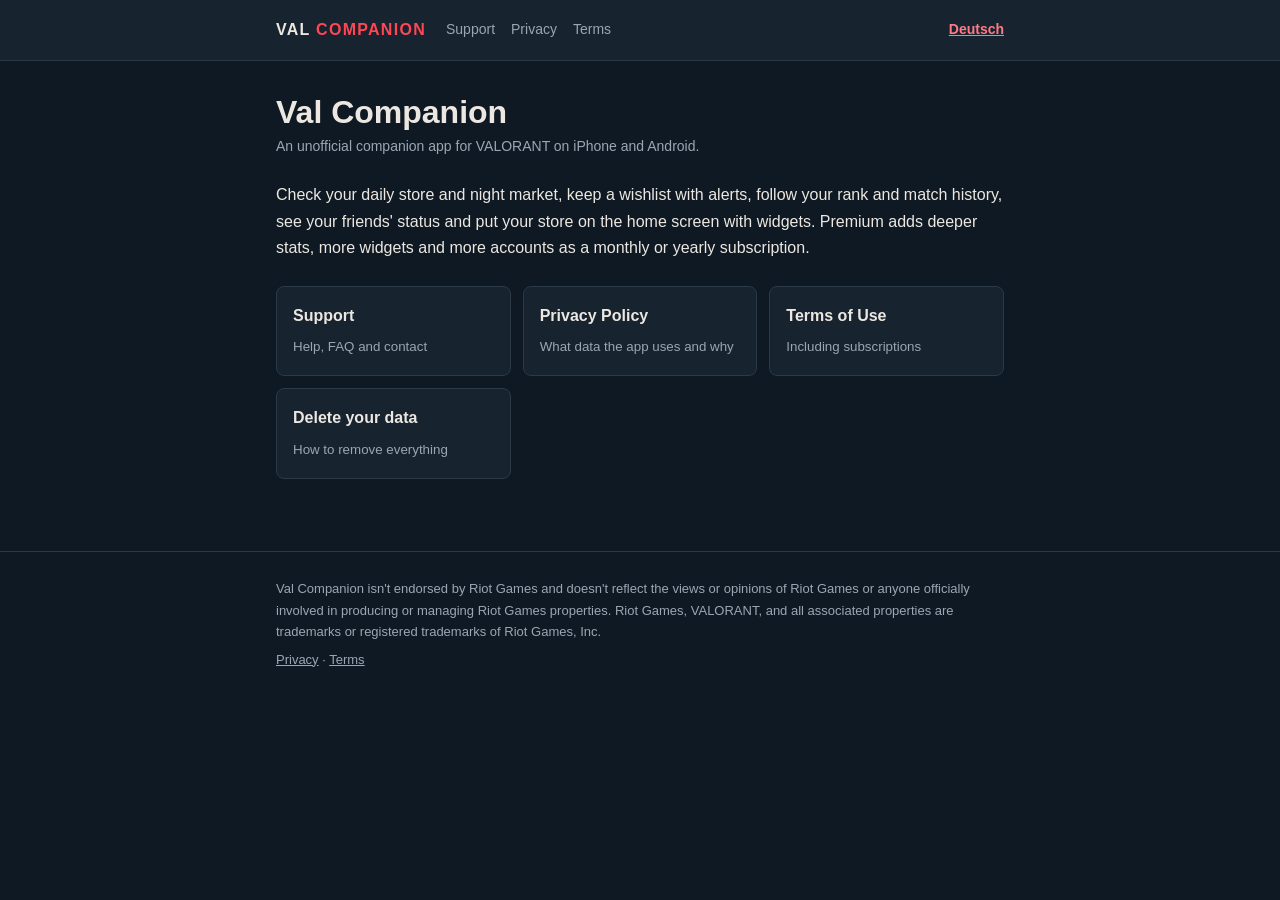
<file: index.html>
<!doctype html>
<html lang="en">
<head>
<meta charset="utf-8">
<meta name="viewport" content="width=device-width, initial-scale=1">
<title>Val Companion</title>
<meta name="description" content="Val Companion – an unofficial companion app for VALORANT. Support, privacy policy and terms of use.">
<link rel="stylesheet" href="style.css">
<link rel="alternate" hreflang="de" href="de/">
</head>
<body>
<header><div class="bar">
  <a class="brand" href="./">Val <span>Companion</span></a>
  <nav>
    <a href="support.html">Support</a>
    <a href="privacy.html">Privacy</a>
    <a href="terms.html">Terms</a>
  </nav>
  <a class="lang" href="de/" hreflang="de" lang="de">Deutsch</a>
</div></header>

<main>
<h1>Val Companion</h1>
<p class="updated">An unofficial companion app for VALORANT on iPhone and Android.</p>

<p>Check your daily store and night market, keep a wishlist with alerts, follow your rank and
match history, see your friends' status and put your store on the home screen with widgets.
Premium adds deeper stats, more widgets and more accounts as a monthly or yearly subscription.</p>

<div class="cards">
  <a href="support.html"><strong>Support</strong><small>Help, FAQ and contact</small></a>
  <a href="privacy.html"><strong>Privacy Policy</strong><small>What data the app uses and why</small></a>
  <a href="terms.html"><strong>Terms of Use</strong><small>Including subscriptions</small></a>
  <a href="delete-data.html"><strong>Delete your data</strong><small>How to remove everything</small></a>
</div>
</main>

<footer><div>
  <p>Val Companion isn't endorsed by Riot Games and doesn't reflect the views or opinions of Riot Games or anyone officially involved in producing or managing Riot Games properties. Riot Games, VALORANT, and all associated properties are trademarks or registered trademarks of Riot Games, Inc.</p>
  <p><a href="privacy.html">Privacy</a> · <a href="terms.html">Terms</a></p>
</div></footer>
</body>
</html>
</file>
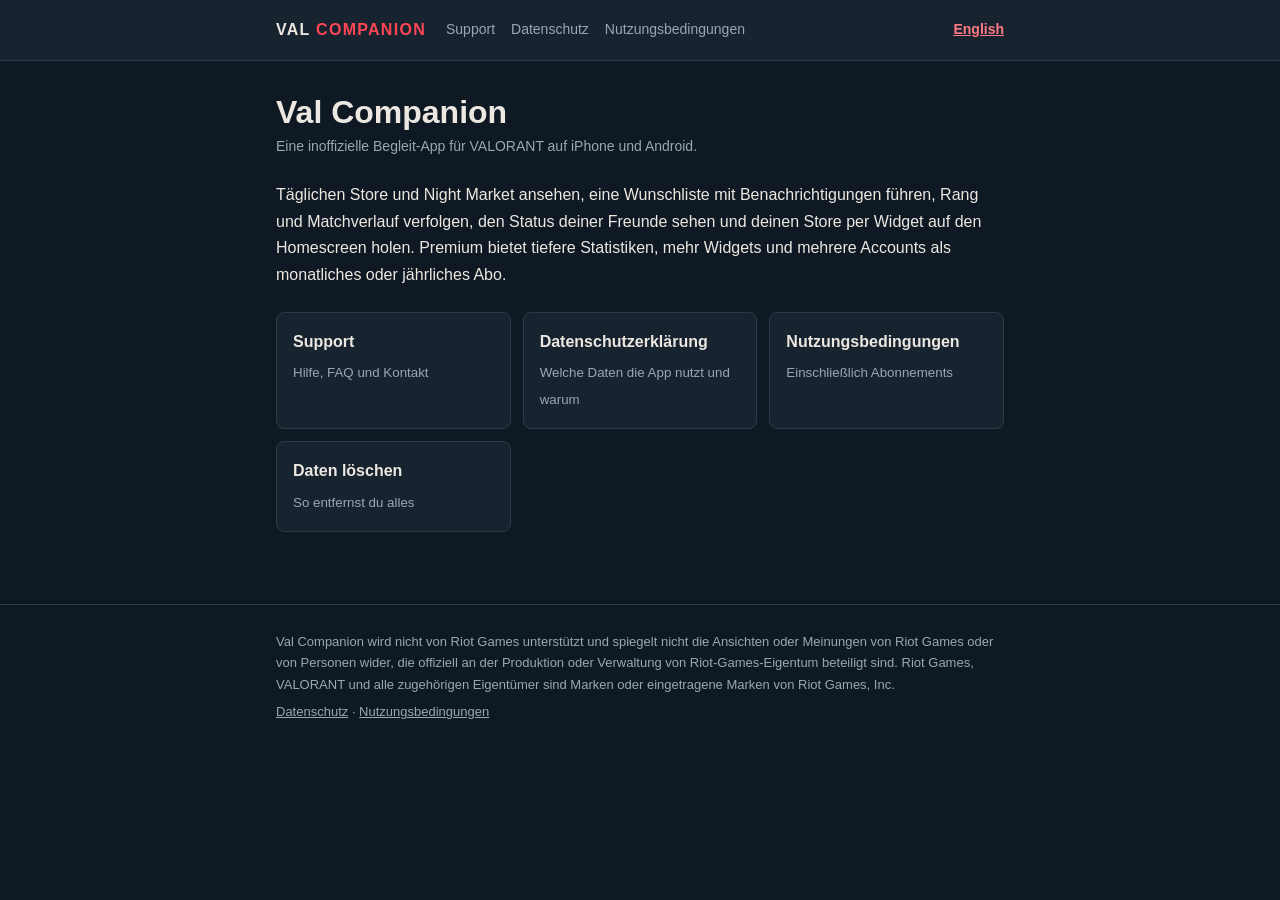
<file: de/index.html>
<!doctype html>
<html lang="de">
<head>
<meta charset="utf-8">
<meta name="viewport" content="width=device-width, initial-scale=1">
<title>Val Companion</title>
<meta name="description" content="Val Companion – eine inoffizielle Begleit-App für VALORANT. Support, Datenschutzerklärung und Nutzungsbedingungen.">
<link rel="stylesheet" href="../style.css">
<link rel="alternate" hreflang="en" href="../">
</head>
<body>
<header><div class="bar">
  <a class="brand" href="./">Val <span>Companion</span></a>
  <nav>
    <a href="support.html">Support</a>
    <a href="datenschutz.html">Datenschutz</a>
    <a href="nutzungsbedingungen.html">Nutzungsbedingungen</a>
  </nav>
  <a class="lang" href="../" hreflang="en" lang="en">English</a>
</div></header>

<main>
<h1>Val Companion</h1>
<p class="updated">Eine inoffizielle Begleit-App für VALORANT auf iPhone und Android.</p>

<p>Täglichen Store und Night Market ansehen, eine Wunschliste mit Benachrichtigungen führen,
Rang und Matchverlauf verfolgen, den Status deiner Freunde sehen und deinen Store per Widget auf
den Homescreen holen. Premium bietet tiefere Statistiken, mehr Widgets und mehrere Accounts als
monatliches oder jährliches Abo.</p>

<div class="cards">
  <a href="support.html"><strong>Support</strong><small>Hilfe, FAQ und Kontakt</small></a>
  <a href="datenschutz.html"><strong>Datenschutzerklärung</strong><small>Welche Daten die App nutzt und warum</small></a>
  <a href="nutzungsbedingungen.html"><strong>Nutzungsbedingungen</strong><small>Einschließlich Abonnements</small></a>
  <a href="daten-loeschen.html"><strong>Daten löschen</strong><small>So entfernst du alles</small></a>
</div>
</main>

<footer><div>
  <p>Val Companion wird nicht von Riot Games unterstützt und spiegelt nicht die Ansichten oder Meinungen von Riot Games oder von Personen wider, die offiziell an der Produktion oder Verwaltung von Riot-Games-Eigentum beteiligt sind. Riot Games, VALORANT und alle zugehörigen Eigentümer sind Marken oder eingetragene Marken von Riot Games, Inc.</p>
  <p><a href="datenschutz.html">Datenschutz</a> · <a href="nutzungsbedingungen.html">Nutzungsbedingungen</a></p>
</div></footer>
</body>
</html>
</file>
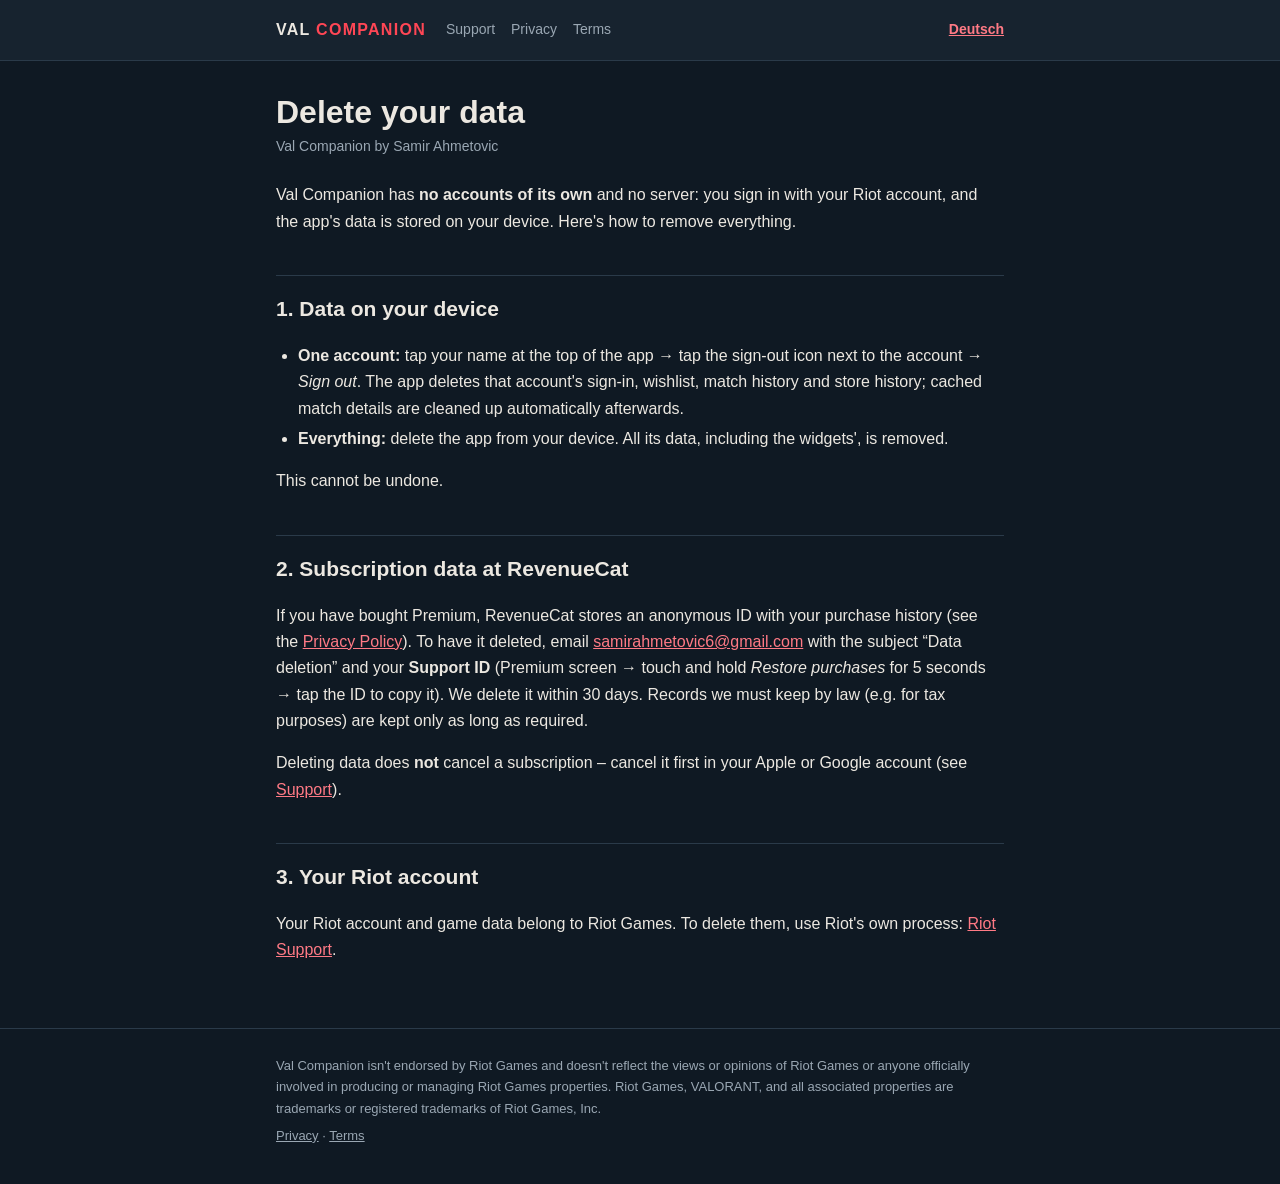
<file: delete-data.html>
<!doctype html>
<html lang="en">
<head>
<meta charset="utf-8">
<meta name="viewport" content="width=device-width, initial-scale=1">
<title>Delete Your Data – Val Companion</title>
<link rel="stylesheet" href="style.css">
<link rel="alternate" hreflang="de" href="de/daten-loeschen.html">
</head>
<body>
<header><div class="bar">
  <a class="brand" href="./">Val <span>Companion</span></a>
  <nav>
    <a href="support.html">Support</a>
    <a href="privacy.html">Privacy</a>
    <a href="terms.html">Terms</a>
  </nav>
  <a class="lang" href="de/daten-loeschen.html" hreflang="de" lang="de">Deutsch</a>
</div></header>

<main>
<h1>Delete your data</h1>
<p class="updated">Val Companion by Samir Ahmetovic</p>

<p>Val Companion has <strong>no accounts of its own</strong> and no server: you sign in with your Riot account, and the app's data
is stored on your device. Here's how to remove everything.</p>

<h2>1. Data on your device</h2>
<ul>
  <li><strong>One account:</strong> tap your name at the top of the app → tap the sign-out icon next to the account → <em>Sign out</em>.
      The app deletes that account's sign-in, wishlist, match history and store history; cached match details are cleaned up
      automatically afterwards.</li>
  <li><strong>Everything:</strong> delete the app from your device. All its data, including the widgets', is removed.</li>
</ul>
<p>This cannot be undone.</p>

<h2>2. Subscription data at RevenueCat</h2>
<p>If you have bought Premium, RevenueCat stores an anonymous ID with your purchase history (see the
<a href="privacy.html">Privacy Policy</a>). To have it deleted, email
<a href="mailto:samirahmetovic6@gmail.com?subject=Val%20Companion%20data%20deletion">samirahmetovic6@gmail.com</a>
with the subject “Data deletion” and your <strong>Support ID</strong> (Premium screen → touch and hold
<em>Restore purchases</em> for 5 seconds → tap the ID to copy it). We delete it within 30 days. Records we must keep
by law (e.g. for tax purposes) are kept only as long as required.</p>
<p>Deleting data does <strong>not</strong> cancel a subscription – cancel it first in your Apple or Google account
(see <a href="support.html">Support</a>).</p>

<h2>3. Your Riot account</h2>
<p>Your Riot account and game data belong to Riot Games. To delete them, use Riot's own process:
<a href="https://support-valorant.riotgames.com/" rel="noopener">Riot Support</a>.</p>
</main>

<footer><div>
  <p>Val Companion isn't endorsed by Riot Games and doesn't reflect the views or opinions of Riot Games or anyone officially involved in producing or managing Riot Games properties. Riot Games, VALORANT, and all associated properties are trademarks or registered trademarks of Riot Games, Inc.</p>
  <p><a href="privacy.html">Privacy</a> · <a href="terms.html">Terms</a></p>
</div></footer>
</body>
</html>
</file>
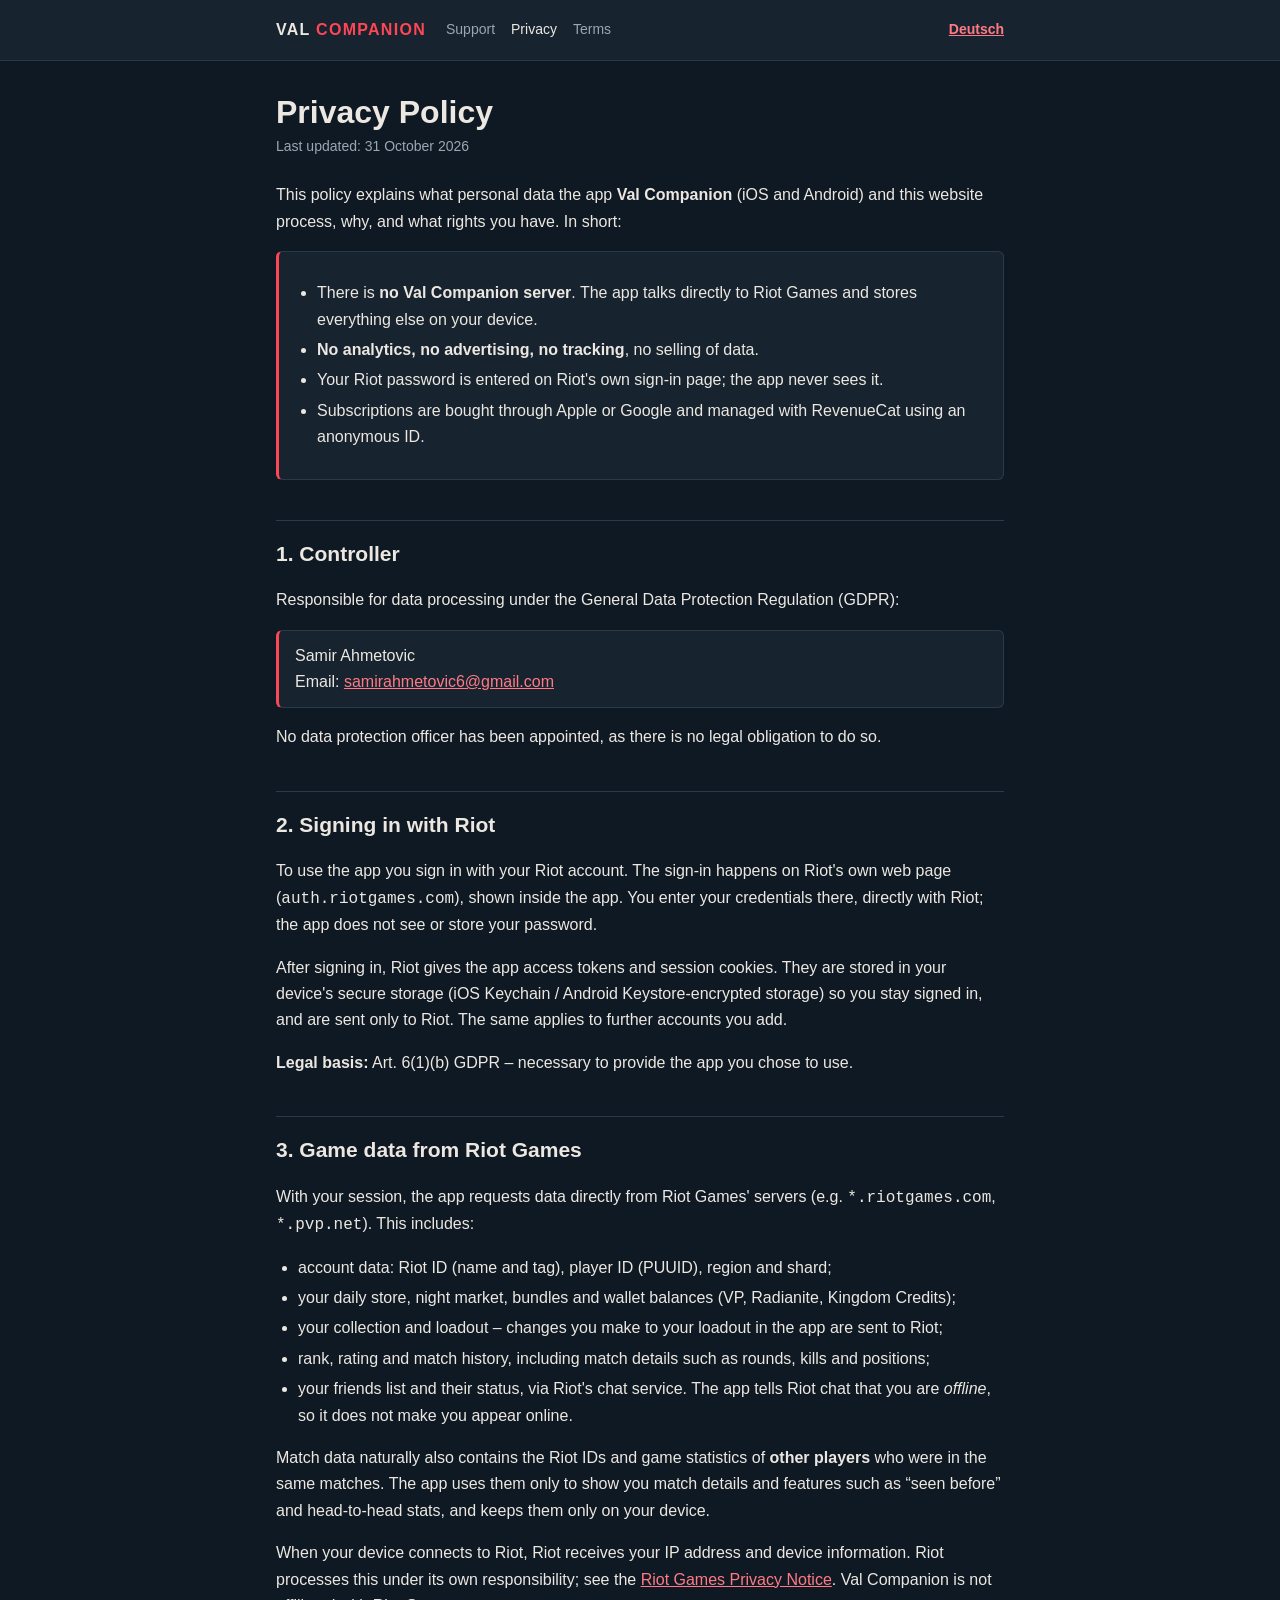
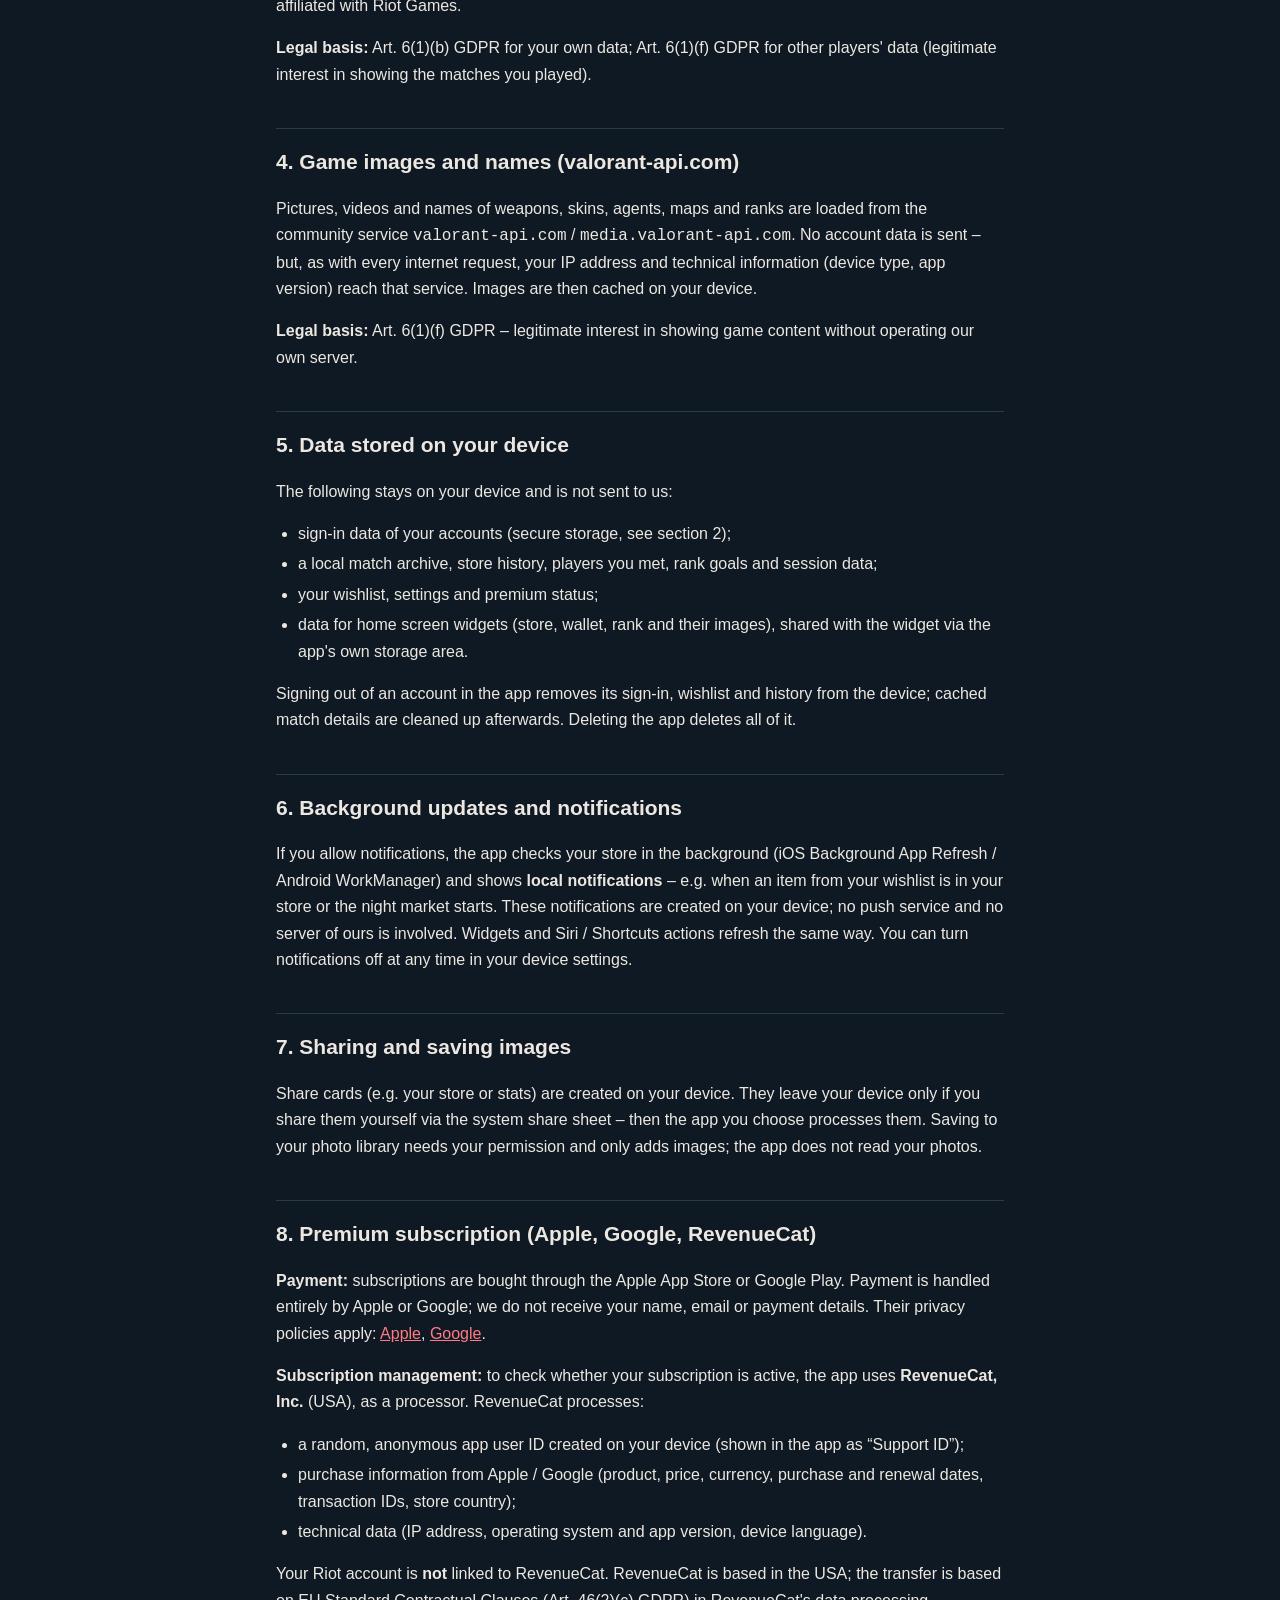
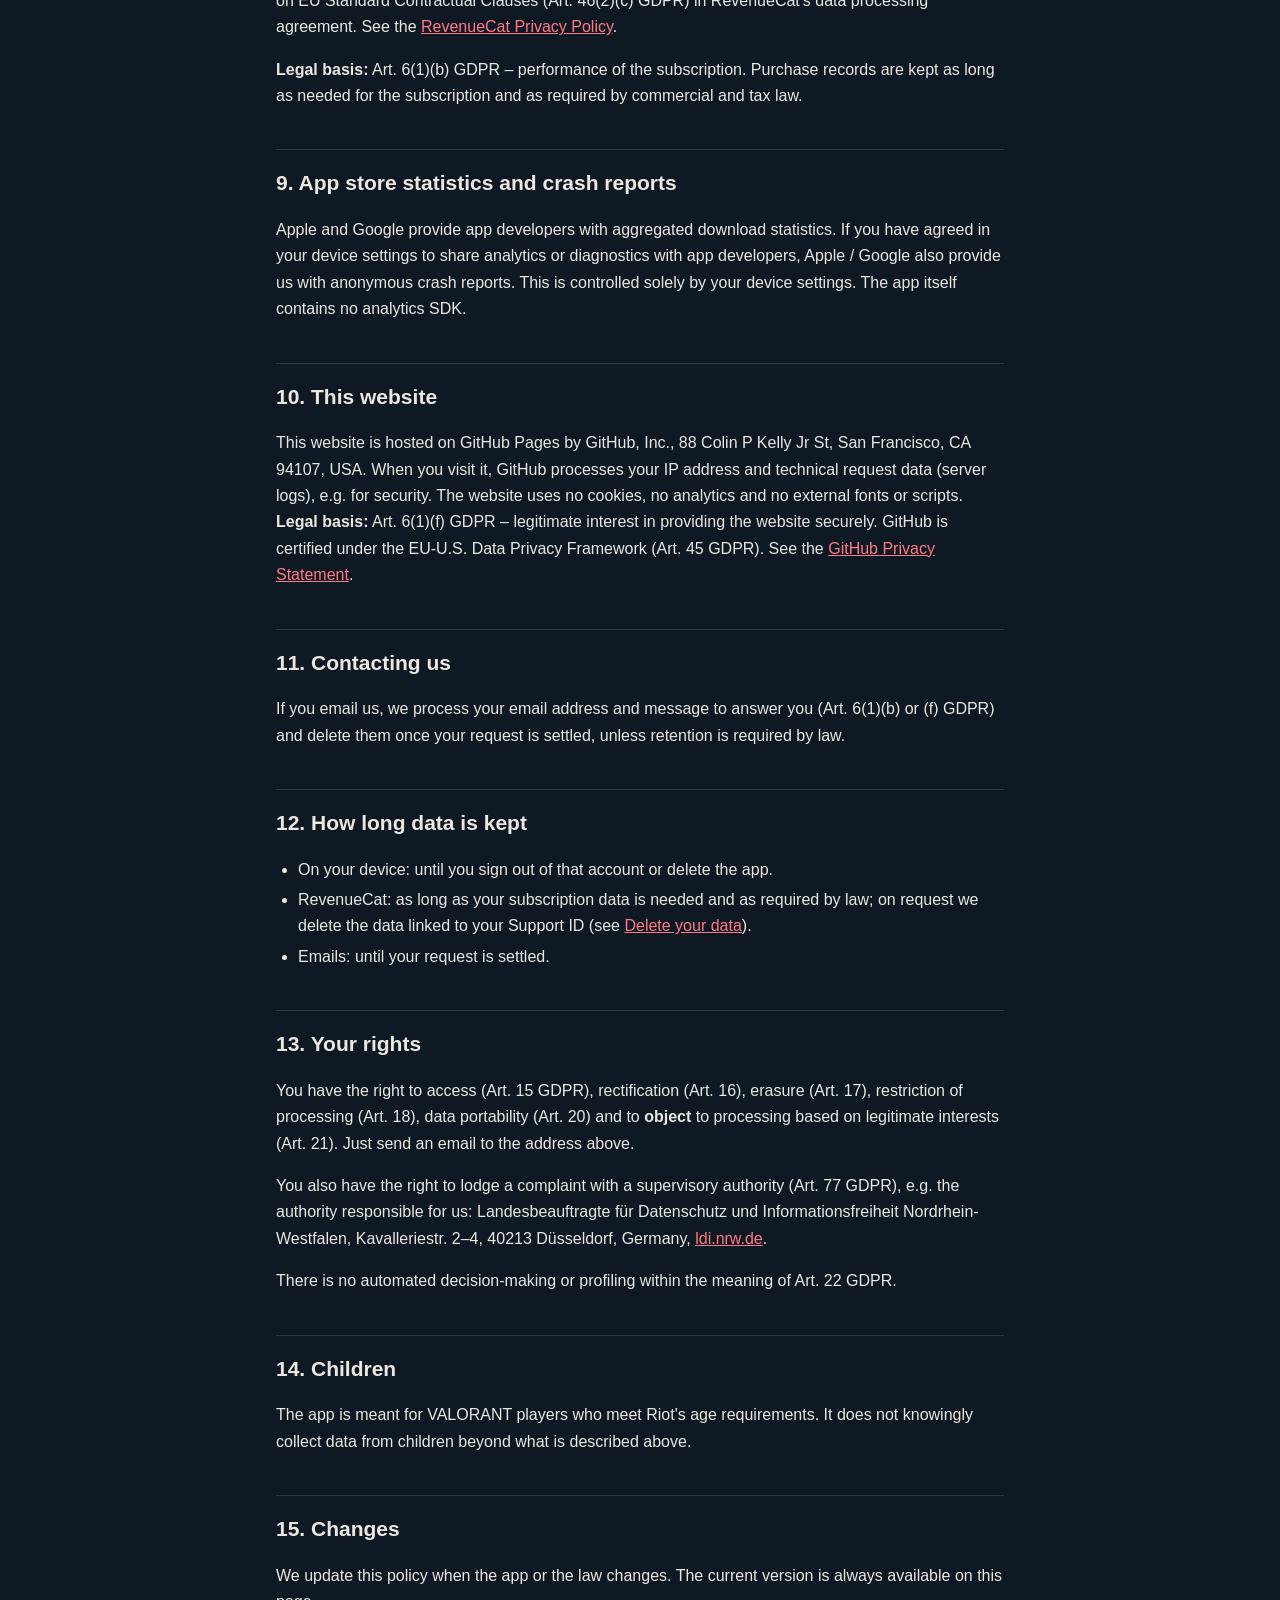
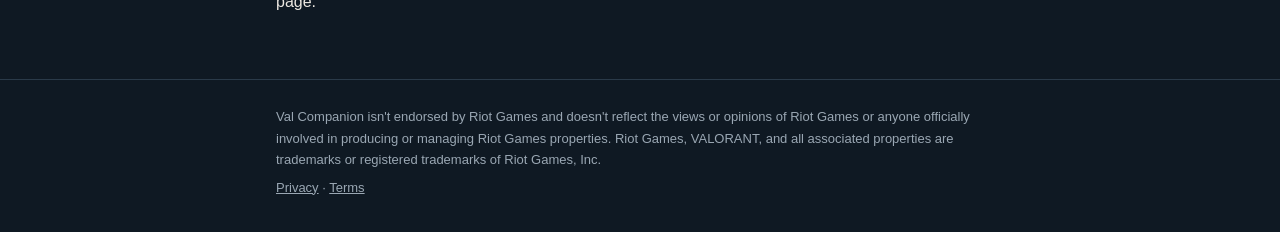
<file: privacy.html>
<!doctype html>
<html lang="en">
<head>
<meta charset="utf-8">
<meta name="viewport" content="width=device-width, initial-scale=1">
<title>Privacy Policy – Val Companion</title>
<link rel="stylesheet" href="style.css">
<link rel="alternate" hreflang="de" href="de/datenschutz.html">
</head>
<body>
<header><div class="bar">
  <a class="brand" href="./">Val <span>Companion</span></a>
  <nav>
    <a href="support.html">Support</a>
    <a href="privacy.html" aria-current="page">Privacy</a>
    <a href="terms.html">Terms</a>
  </nav>
  <a class="lang" href="de/datenschutz.html" hreflang="de" lang="de">Deutsch</a>
</div></header>

<main>
<h1>Privacy Policy</h1>
<p class="updated">Last updated: 31 October 2026</p>

<p>This policy explains what personal data the app <strong>Val Companion</strong> (iOS and Android)
and this website process, why, and what rights you have. In short:</p>
<div class="box">
  <ul>
    <li>There is <strong>no Val Companion server</strong>. The app talks directly to Riot Games and stores everything else on your device.</li>
    <li><strong>No analytics, no advertising, no tracking</strong>, no selling of data.</li>
    <li>Your Riot password is entered on Riot's own sign-in page; the app never sees it.</li>
    <li>Subscriptions are bought through Apple or Google and managed with RevenueCat using an anonymous ID.</li>
  </ul>
</div>

<h2>1. Controller</h2>
<p>Responsible for data processing under the General Data Protection Regulation (GDPR):</p>
<address>
  Samir Ahmetovic<br>
  Email: <a href="mailto:samirahmetovic6@gmail.com">samirahmetovic6@gmail.com</a>
</address>
<p>No data protection officer has been appointed, as there is no legal obligation to do so.</p>

<h2>2. Signing in with Riot</h2>
<p>To use the app you sign in with your Riot account. The sign-in happens on Riot's own web page
(<code>auth.riotgames.com</code>), shown inside the app. You enter your credentials there, directly with Riot;
the app does not see or store your password.</p>
<p>After signing in, Riot gives the app access tokens and session cookies. They are stored in your device's
secure storage (iOS Keychain / Android Keystore-encrypted storage) so you stay signed in, and are sent only
to Riot. The same applies to further accounts you add.</p>
<p><strong>Legal basis:</strong> Art. 6(1)(b) GDPR – necessary to provide the app you chose to use.</p>

<h2>3. Game data from Riot Games</h2>
<p>With your session, the app requests data directly from Riot Games' servers
(e.g. <code>*.riotgames.com</code>, <code>*.pvp.net</code>). This includes:</p>
<ul>
  <li>account data: Riot ID (name and tag), player ID (PUUID), region and shard;</li>
  <li>your daily store, night market, bundles and wallet balances (VP, Radianite, Kingdom Credits);</li>
  <li>your collection and loadout – changes you make to your loadout in the app are sent to Riot;</li>
  <li>rank, rating and match history, including match details such as rounds, kills and positions;</li>
  <li>your friends list and their status, via Riot's chat service. The app tells Riot chat that you are
      <em>offline</em>, so it does not make you appear online.</li>
</ul>
<p>Match data naturally also contains the Riot IDs and game statistics of <strong>other players</strong> who were
in the same matches. The app uses them only to show you match details and features such as
“seen before” and head-to-head stats, and keeps them only on your device.</p>
<p>When your device connects to Riot, Riot receives your IP address and device information. Riot processes
this under its own responsibility; see the
<a href="https://www.riotgames.com/en/privacy-notice" rel="noopener">Riot Games Privacy Notice</a>.
Val Companion is not affiliated with Riot Games.</p>
<p><strong>Legal basis:</strong> Art. 6(1)(b) GDPR for your own data; Art. 6(1)(f) GDPR for other players' data
(legitimate interest in showing the matches you played).</p>

<h2>4. Game images and names (valorant-api.com)</h2>
<p>Pictures, videos and names of weapons, skins, agents, maps and ranks are loaded from the community
service <code>valorant-api.com</code> / <code>media.valorant-api.com</code>. No account data is sent – but, as with
every internet request, your IP address and technical information (device type, app version) reach
that service. Images are then cached on your device.</p>
<p><strong>Legal basis:</strong> Art. 6(1)(f) GDPR – legitimate interest in showing game content without operating
our own server.</p>

<h2>5. Data stored on your device</h2>
<p>The following stays on your device and is not sent to us:</p>
<ul>
  <li>sign-in data of your accounts (secure storage, see section 2);</li>
  <li>a local match archive, store history, players you met, rank goals and session data;</li>
  <li>your wishlist, settings and premium status;</li>
  <li>data for home screen widgets (store, wallet, rank and their images), shared with the widget
      via the app's own storage area.</li>
</ul>
<p>Signing out of an account in the app removes its sign-in, wishlist and history from the device; cached match details are cleaned up afterwards. Deleting the app deletes all of it.</p>

<h2>6. Background updates and notifications</h2>
<p>If you allow notifications, the app checks your store in the background (iOS Background App Refresh /
Android WorkManager) and shows <strong>local notifications</strong> – e.g. when an item from your wishlist is in
your store or the night market starts. These notifications are created on your device; no push service
and no server of ours is involved. Widgets and Siri / Shortcuts actions refresh the same way.
You can turn notifications off at any time in your device settings.</p>

<h2>7. Sharing and saving images</h2>
<p>Share cards (e.g. your store or stats) are created on your device. They leave your device only if you
share them yourself via the system share sheet – then the app you choose processes them. Saving to your
photo library needs your permission and only adds images; the app does not read your photos.</p>

<h2>8. Premium subscription (Apple, Google, RevenueCat)</h2>
<p><strong>Payment:</strong> subscriptions are bought through the Apple App Store or Google Play. Payment is handled
entirely by Apple or Google; we do not receive your name, email or payment details. Their privacy policies apply:
<a href="https://www.apple.com/legal/privacy/" rel="noopener">Apple</a>,
<a href="https://policies.google.com/privacy" rel="noopener">Google</a>.</p>
<p><strong>Subscription management:</strong> to check whether your subscription is active, the app uses
<strong>RevenueCat, Inc.</strong> (USA), as a processor. RevenueCat
processes:</p>
<ul>
  <li>a random, anonymous app user ID created on your device (shown in the app as “Support ID”);</li>
  <li>purchase information from Apple / Google (product, price, currency, purchase and renewal dates,
      transaction IDs, store country);</li>
  <li>technical data (IP address, operating system and app version, device language).</li>
</ul>
<p>Your Riot account is <strong>not</strong> linked to RevenueCat. RevenueCat is based in the USA; the transfer is based on
EU Standard Contractual Clauses (Art. 46(2)(c) GDPR) in RevenueCat's data processing agreement. See the
<a href="https://www.revenuecat.com/privacy" rel="noopener">RevenueCat Privacy Policy</a>.</p>
<p><strong>Legal basis:</strong> Art. 6(1)(b) GDPR – performance of the subscription. Purchase records are kept as long as
needed for the subscription and as required by commercial and tax law.</p>

<h2>9. App store statistics and crash reports</h2>
<p>Apple and Google provide app developers with aggregated download statistics. If you have agreed in your
device settings to share analytics or diagnostics with app developers, Apple / Google also provide us with
anonymous crash reports. This is controlled solely by your device settings. The app itself contains no analytics SDK.</p>

<h2>10. This website</h2>
<p>This website is hosted on GitHub Pages by GitHub, Inc., 88 Colin P Kelly Jr St, San Francisco, CA 94107, USA.
When you visit it, GitHub processes your IP address and technical request data (server logs), e.g. for security.
The website uses no cookies, no analytics and no external fonts or scripts.
<strong>Legal basis:</strong> Art. 6(1)(f) GDPR – legitimate interest in providing the website securely. GitHub is certified under
the EU-U.S. Data Privacy Framework (Art. 45 GDPR). See the
<a href="https://docs.github.com/en/site-policy/privacy-policies/github-general-privacy-statement" rel="noopener">GitHub Privacy Statement</a>.</p>

<h2>11. Contacting us</h2>
<p>If you email us, we process your email address and message to answer you
(Art. 6(1)(b) or (f) GDPR) and delete them once your request is settled, unless retention is required by law.</p>

<h2>12. How long data is kept</h2>
<ul>
  <li>On your device: until you sign out of that account or delete the app.</li>
  <li>RevenueCat: as long as your subscription data is needed and as required by law; on request we delete
      the data linked to your Support ID (see <a href="delete-data.html">Delete your data</a>).</li>
  <li>Emails: until your request is settled.</li>
</ul>

<h2>13. Your rights</h2>
<p>You have the right to access (Art. 15 GDPR), rectification (Art. 16), erasure (Art. 17), restriction of
processing (Art. 18), data portability (Art. 20) and to <strong>object</strong> to processing based on legitimate
interests (Art. 21). Just send an email to the address above.</p>
<p>You also have the right to lodge a complaint with a supervisory authority (Art. 77 GDPR), e.g. the authority
responsible for us: Landesbeauftragte für Datenschutz und Informationsfreiheit Nordrhein-Westfalen,
Kavalleriestr. 2–4, 40213 Düsseldorf, Germany, <a href="https://www.ldi.nrw.de" rel="noopener">ldi.nrw.de</a>.</p>
<p>There is no automated decision-making or profiling within the meaning of Art. 22 GDPR.</p>

<h2>14. Children</h2>
<p>The app is meant for VALORANT players who meet Riot's age requirements. It does not knowingly
collect data from children beyond what is described above.</p>

<h2>15. Changes</h2>
<p>We update this policy when the app or the law changes. The current version is always available on this page.</p>
</main>

<footer><div>
  <p>Val Companion isn't endorsed by Riot Games and doesn't reflect the views or opinions of Riot Games or anyone officially involved in producing or managing Riot Games properties. Riot Games, VALORANT, and all associated properties are trademarks or registered trademarks of Riot Games, Inc.</p>
  <p><a href="privacy.html">Privacy</a> · <a href="terms.html">Terms</a></p>
</div></footer>
</body>
</html>
</file>
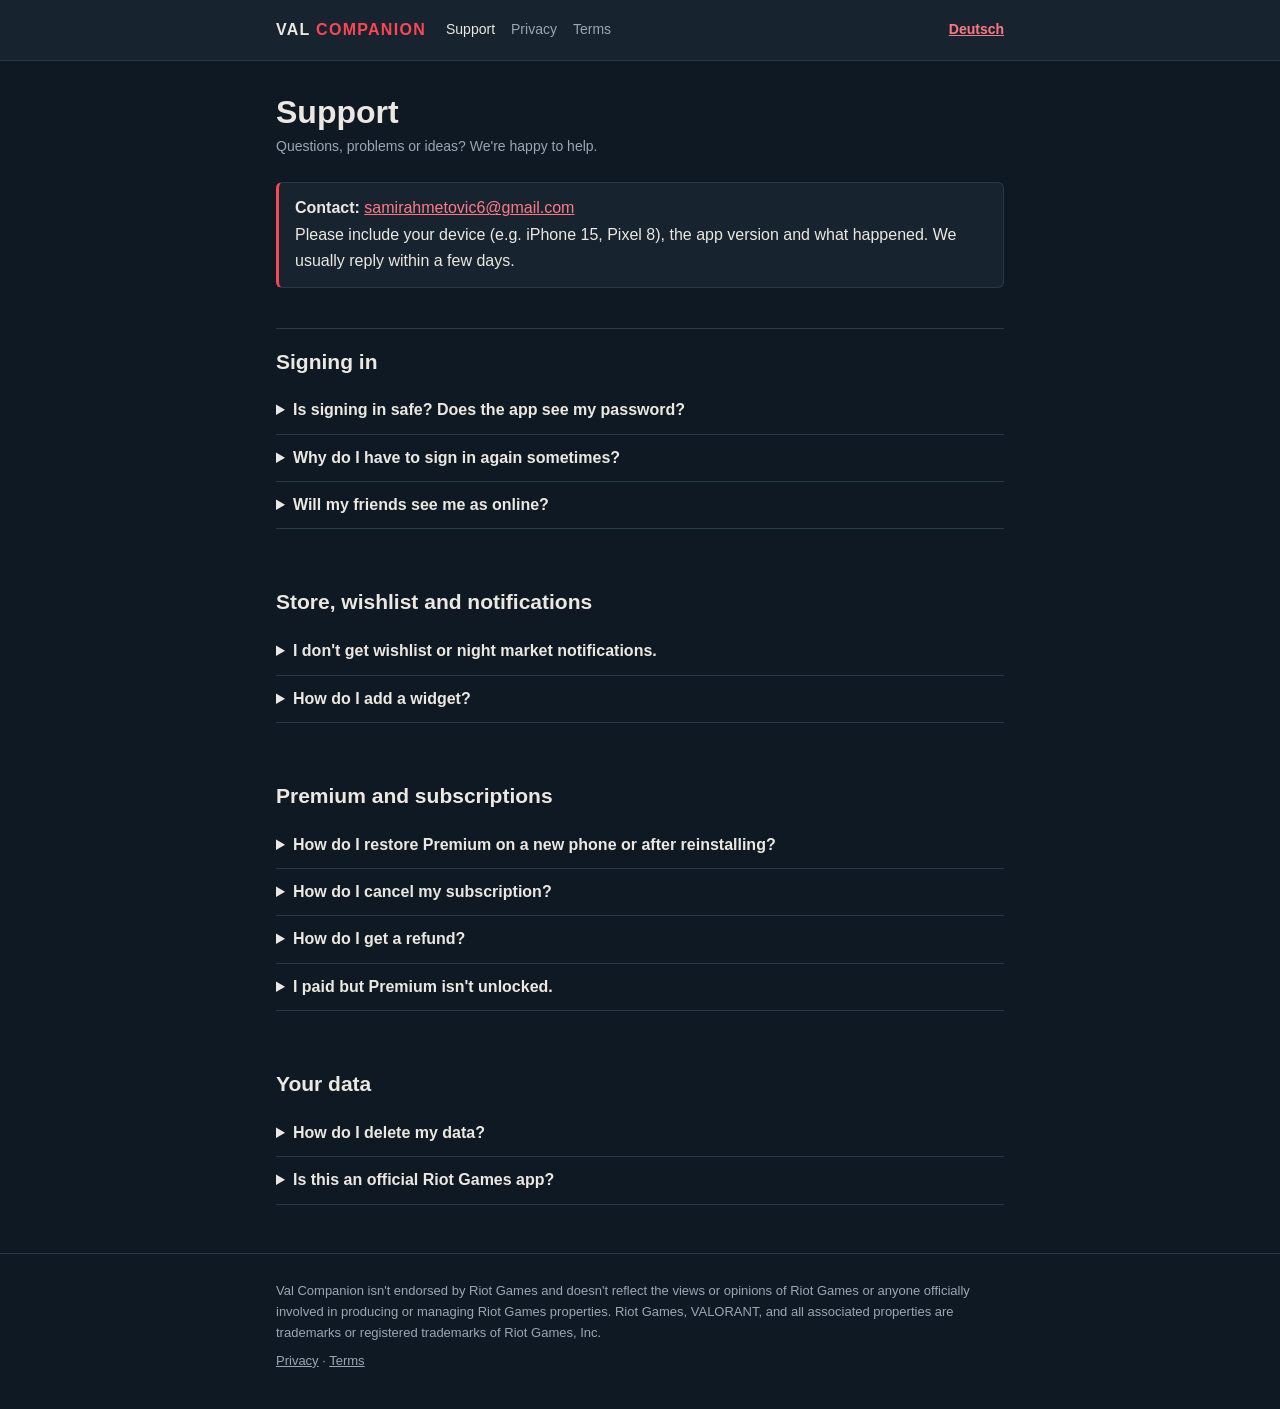
<file: support.html>
<!doctype html>
<html lang="en">
<head>
<meta charset="utf-8">
<meta name="viewport" content="width=device-width, initial-scale=1">
<title>Support – Val Companion</title>
<link rel="stylesheet" href="style.css">
<link rel="alternate" hreflang="de" href="de/support.html">
</head>
<body>
<header><div class="bar">
  <a class="brand" href="./">Val <span>Companion</span></a>
  <nav>
    <a href="support.html" aria-current="page">Support</a>
    <a href="privacy.html">Privacy</a>
    <a href="terms.html">Terms</a>
  </nav>
  <a class="lang" href="de/support.html" hreflang="de" lang="de">Deutsch</a>
</div></header>

<main>
<h1>Support</h1>
<p class="updated">Questions, problems or ideas? We're happy to help.</p>

<div class="box">
  <strong>Contact:</strong> <a href="mailto:samirahmetovic6@gmail.com?subject=Val%20Companion%20support">samirahmetovic6@gmail.com</a><br>
  Please include your device (e.g. iPhone 15, Pixel 8), the app version and what happened. We usually reply within a few days.
</div>

<h2>Signing in</h2>
<details>
  <summary>Is signing in safe? Does the app see my password?</summary>
  <p>You sign in on Riot's own page (auth.riotgames.com) inside the app. Your password goes directly to Riot – the app never sees
  or stores it. It only keeps the session Riot gives it, in your device's secure storage.</p>
</details>
<details>
  <summary>Why do I have to sign in again sometimes?</summary>
  <p>Riot ends sessions from time to time, for example after a password change, a long break or a security check. The app then
  asks you to sign in again; your wishlist and history stay.</p>
</details>
<details>
  <summary>Will my friends see me as online?</summary>
  <p>No. The app reads your friends list but tells Riot chat that you are offline.</p>
</details>

<h2>Store, wishlist and notifications</h2>
<details>
  <summary>I don't get wishlist or night market notifications.</summary>
  <p>Allow notifications for Val Companion in your device settings. On iPhone also turn on Background App Refresh
  (Settings → General → Background App Refresh). On Android, set battery usage for the app to “Unrestricted”.
  The system decides when background checks run, so a notification can come a little after the store resets –
  opening the app always checks immediately.</p>
</details>
<details>
  <summary>How do I add a widget?</summary>
  <p>iPhone: touch and hold the home screen → Edit → Add Widget → Val Companion. Android: touch and hold the home screen →
  Widgets → Val Companion. Open the app once after signing in so the widget gets its data.</p>
</details>

<h2>Premium and subscriptions</h2>
<details>
  <summary>How do I restore Premium on a new phone or after reinstalling?</summary>
  <p>Sign in with the same Apple ID / Google account you bought it with, then in the app tap your name at the top → Premium →
  <em>Restore purchases</em>.</p>
</details>
<details>
  <summary>How do I cancel my subscription?</summary>
  <p>iPhone: Settings → [your name] → Subscriptions → Val Companion. Android: Play Store → Profile → Payments &amp; subscriptions →
  Subscriptions. Or in the app: your name → Premium → <em>Manage subscription</em>. Premium stays active until the end of the paid period.
  Deleting the app does <strong>not</strong> cancel a subscription.</p>
</details>
<details>
  <summary>How do I get a refund?</summary>
  <p>Purchases are handled by Apple and Google, so refunds are requested there:
  <a href="https://reportaproblem.apple.com" rel="noopener">reportaproblem.apple.com</a> (App Store) or
  <a href="https://support.google.com/googleplay/answer/2479637" rel="noopener">Google Play refunds</a>.
  We can't issue refunds ourselves.</p>
</details>
<details>
  <summary>I paid but Premium isn't unlocked.</summary>
  <p>First try <em>Restore purchases</em> (your name → Premium). If that doesn't help, email us your <strong>Support ID</strong>:
  in the Premium screen, touch and hold <em>Restore purchases</em> for 5 seconds until the Support ID appears, then tap it to copy it.
  The Support ID is an anonymous number – it contains no personal or Riot account data.</p>
</details>

<h2>Your data</h2>
<details>
  <summary>How do I delete my data?</summary>
  <p>See <a href="delete-data.html">Delete your data</a>. In short: sign out of the account in the app, or delete the app.</p>
</details>
<details>
  <summary>Is this an official Riot Games app?</summary>
  <p>No. Val Companion is an unofficial fan-made app and isn't endorsed by Riot Games.</p>
</details>
</main>

<footer><div>
  <p>Val Companion isn't endorsed by Riot Games and doesn't reflect the views or opinions of Riot Games or anyone officially involved in producing or managing Riot Games properties. Riot Games, VALORANT, and all associated properties are trademarks or registered trademarks of Riot Games, Inc.</p>
  <p><a href="privacy.html">Privacy</a> · <a href="terms.html">Terms</a></p>
</div></footer>
</body>
</html>
</file>
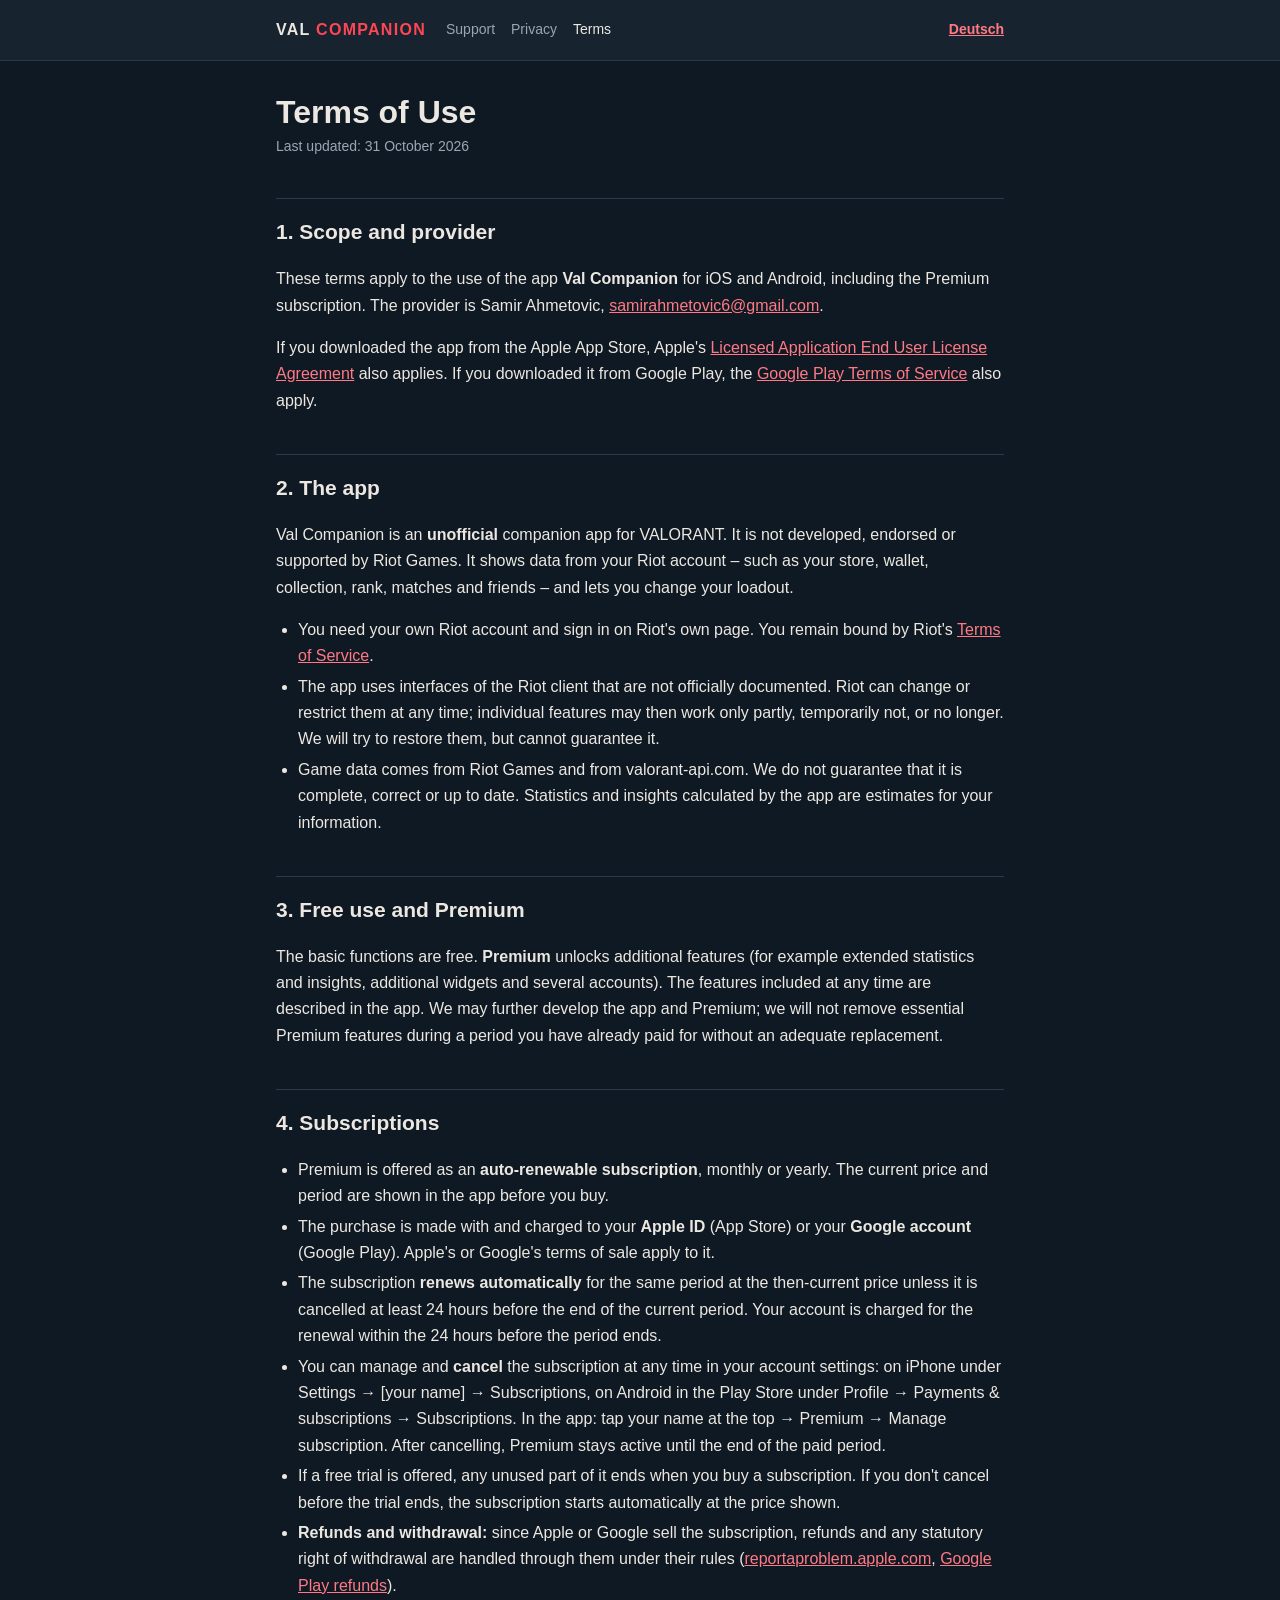
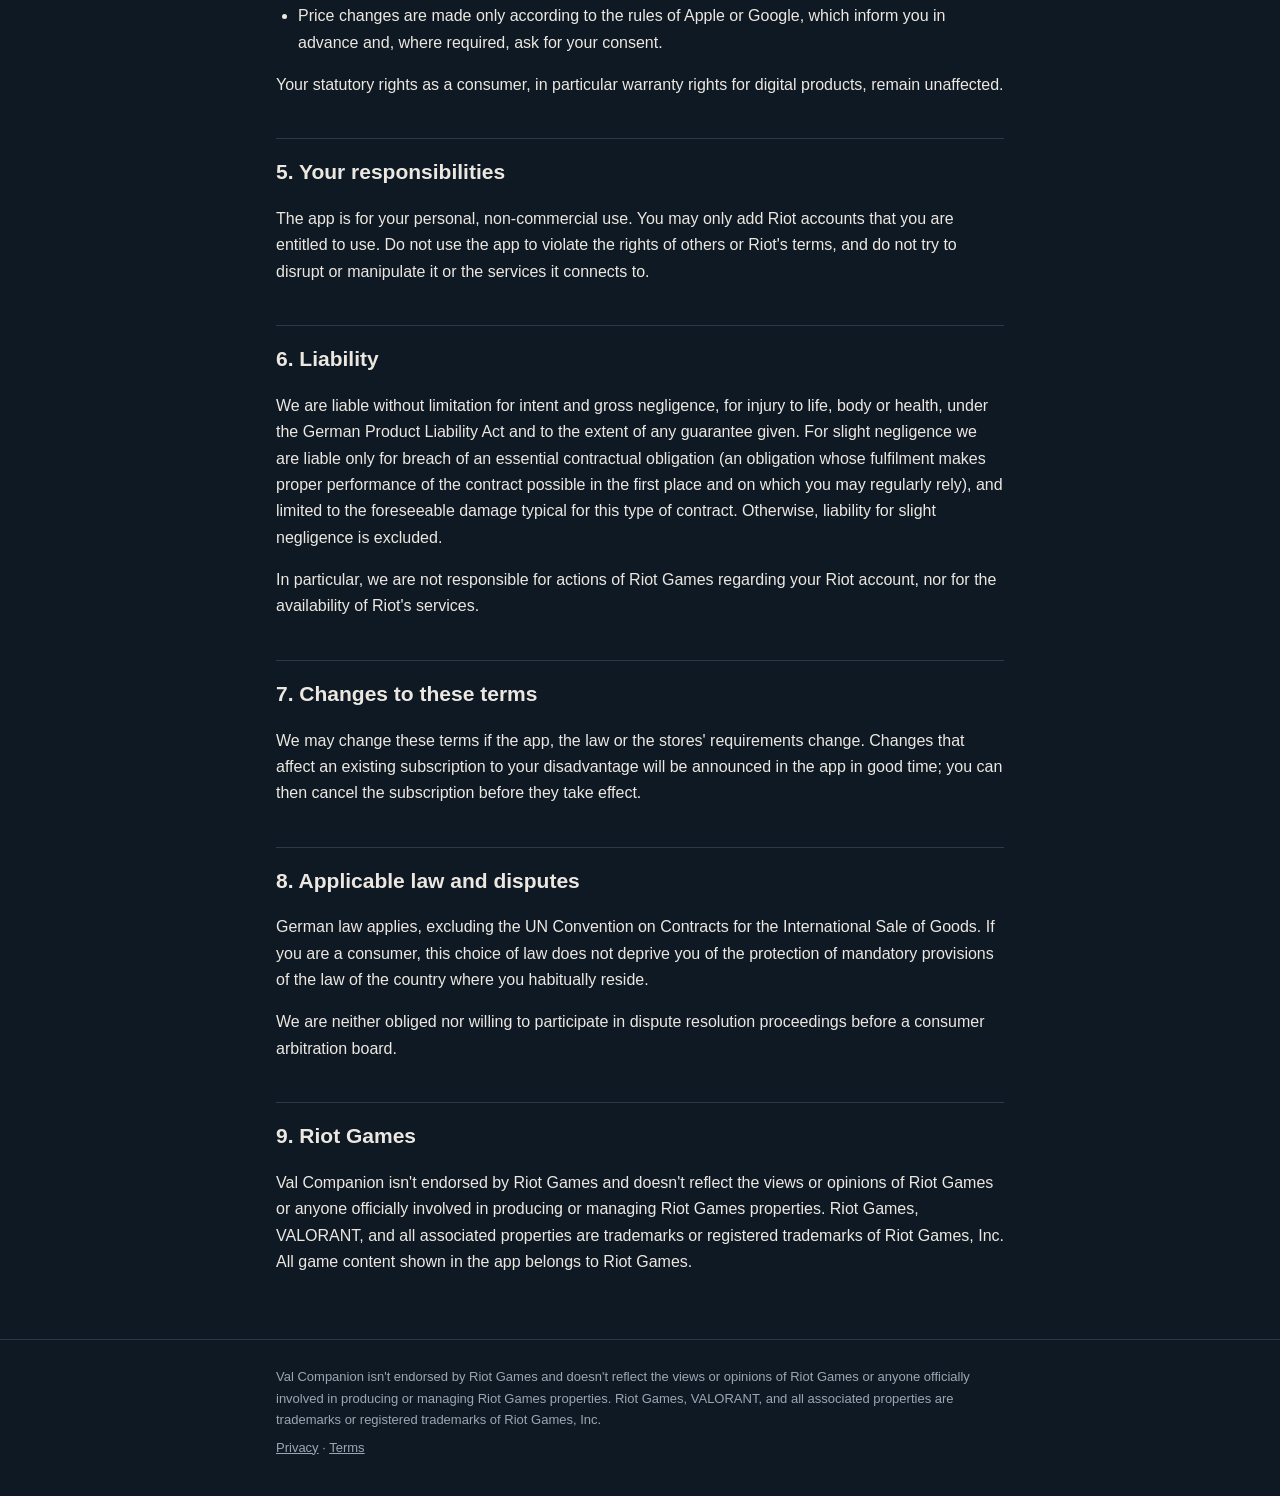
<file: terms.html>
<!doctype html>
<html lang="en">
<head>
<meta charset="utf-8">
<meta name="viewport" content="width=device-width, initial-scale=1">
<title>Terms of Use – Val Companion</title>
<link rel="stylesheet" href="style.css">
<link rel="alternate" hreflang="de" href="de/nutzungsbedingungen.html">
</head>
<body>
<header><div class="bar">
  <a class="brand" href="./">Val <span>Companion</span></a>
  <nav>
    <a href="support.html">Support</a>
    <a href="privacy.html">Privacy</a>
    <a href="terms.html" aria-current="page">Terms</a>
  </nav>
  <a class="lang" href="de/nutzungsbedingungen.html" hreflang="de" lang="de">Deutsch</a>
</div></header>

<main>
<h1>Terms of Use</h1>
<p class="updated">Last updated: 31 October 2026</p>

<h2>1. Scope and provider</h2>
<p>These terms apply to the use of the app <strong>Val Companion</strong> for iOS and Android, including the Premium
subscription. The provider is Samir Ahmetovic, <a href="mailto:samirahmetovic6@gmail.com">samirahmetovic6@gmail.com</a>.</p>
<p>If you downloaded the app from the Apple App Store, Apple's
<a href="https://www.apple.com/legal/internet-services/itunes/dev/stdeula/" rel="noopener">Licensed Application End User License Agreement</a>
also applies. If you downloaded it from Google Play, the
<a href="https://play.google.com/about/play-terms/" rel="noopener">Google Play Terms of Service</a> also apply.</p>

<h2>2. The app</h2>
<p>Val Companion is an <strong>unofficial</strong> companion app for VALORANT. It is not developed, endorsed or supported by
Riot Games. It shows data from your Riot account – such as your store, wallet, collection, rank, matches and friends –
and lets you change your loadout.</p>
<ul>
  <li>You need your own Riot account and sign in on Riot's own page. You remain bound by Riot's
      <a href="https://www.riotgames.com/en/terms-of-service" rel="noopener">Terms of Service</a>.</li>
  <li>The app uses interfaces of the Riot client that are not officially documented. Riot can change or restrict them at any
      time; individual features may then work only partly, temporarily not, or no longer. We will try to restore them, but
      cannot guarantee it.</li>
  <li>Game data comes from Riot Games and from valorant-api.com. We do not guarantee that it is complete, correct or up to date.
      Statistics and insights calculated by the app are estimates for your information.</li>
</ul>

<h2>3. Free use and Premium</h2>
<p>The basic functions are free. <strong>Premium</strong> unlocks additional features (for example extended statistics and
insights, additional widgets and several accounts). The features included at any time are described in the app.
We may further develop the app and Premium; we will not remove essential Premium features during a period you have
already paid for without an adequate replacement.</p>

<h2>4. Subscriptions</h2>
<ul>
  <li>Premium is offered as an <strong>auto-renewable subscription</strong>, monthly or yearly. The current price and
      period are shown in the app before you buy.</li>
  <li>The purchase is made with and charged to your <strong>Apple ID</strong> (App Store) or your <strong>Google account</strong>
      (Google Play). Apple's or Google's terms of sale apply to it.</li>
  <li>The subscription <strong>renews automatically</strong> for the same period at the then-current price unless it is
      cancelled at least 24 hours before the end of the current period. Your account is charged for the renewal within the
      24 hours before the period ends.</li>
  <li>You can manage and <strong>cancel</strong> the subscription at any time in your account settings: on iPhone under
      Settings → [your name] → Subscriptions, on Android in the Play Store under Profile → Payments &amp; subscriptions →
      Subscriptions. In the app: tap your name at the top → Premium → Manage subscription. After cancelling, Premium stays active until the
      end of the paid period.</li>
  <li>If a free trial is offered, any unused part of it ends when you buy a subscription. If you don't cancel before the
      trial ends, the subscription starts automatically at the price shown.</li>
  <li><strong>Refunds and withdrawal:</strong> since Apple or Google sell the subscription, refunds and any statutory right of
      withdrawal are handled through them under their rules
      (<a href="https://reportaproblem.apple.com" rel="noopener">reportaproblem.apple.com</a>,
      <a href="https://support.google.com/googleplay/answer/2479637" rel="noopener">Google Play refunds</a>).</li>
  <li>Price changes are made only according to the rules of Apple or Google, which inform you in advance and, where required,
      ask for your consent.</li>
</ul>
<p>Your statutory rights as a consumer, in particular warranty rights for digital products, remain unaffected.</p>

<h2>5. Your responsibilities</h2>
<p>The app is for your personal, non-commercial use. You may only add Riot accounts that you are entitled to use. Do not use the
app to violate the rights of others or Riot's terms, and do not try to disrupt or manipulate it or the services it connects to.</p>

<h2>6. Liability</h2>
<p>We are liable without limitation for intent and gross negligence, for injury to life, body or health, under the German
Product Liability Act and to the extent of any guarantee given. For slight negligence we are liable only for breach of an
essential contractual obligation (an obligation whose fulfilment makes proper performance of the contract possible in the first
place and on which you may regularly rely), and limited to the foreseeable damage typical for this type of contract. Otherwise,
liability for slight negligence is excluded.</p>
<p>In particular, we are not responsible for actions of Riot Games regarding your Riot account, nor for the availability of
Riot's services.</p>

<h2>7. Changes to these terms</h2>
<p>We may change these terms if the app, the law or the stores' requirements change. Changes that affect an existing
subscription to your disadvantage will be announced in the app in good time; you can then cancel the subscription before
they take effect.</p>

<h2>8. Applicable law and disputes</h2>
<p>German law applies, excluding the UN Convention on Contracts for the International Sale of Goods. If you are a consumer, this
choice of law does not deprive you of the protection of mandatory provisions of the law of the country where you habitually reside.</p>
<p>We are neither obliged nor willing to participate in dispute resolution proceedings before a consumer arbitration board.</p>

<h2>9. Riot Games</h2>
<p>Val Companion isn't endorsed by Riot Games and doesn't reflect the views or opinions of Riot Games or anyone officially involved
in producing or managing Riot Games properties. Riot Games, VALORANT, and all associated properties are trademarks or registered
trademarks of Riot Games, Inc. All game content shown in the app belongs to Riot Games.</p>
</main>

<footer><div>
  <p>Val Companion isn't endorsed by Riot Games and doesn't reflect the views or opinions of Riot Games or anyone officially involved in producing or managing Riot Games properties. Riot Games, VALORANT, and all associated properties are trademarks or registered trademarks of Riot Games, Inc.</p>
  <p><a href="privacy.html">Privacy</a> · <a href="terms.html">Terms</a></p>
</div></footer>
</body>
</html>
</file>
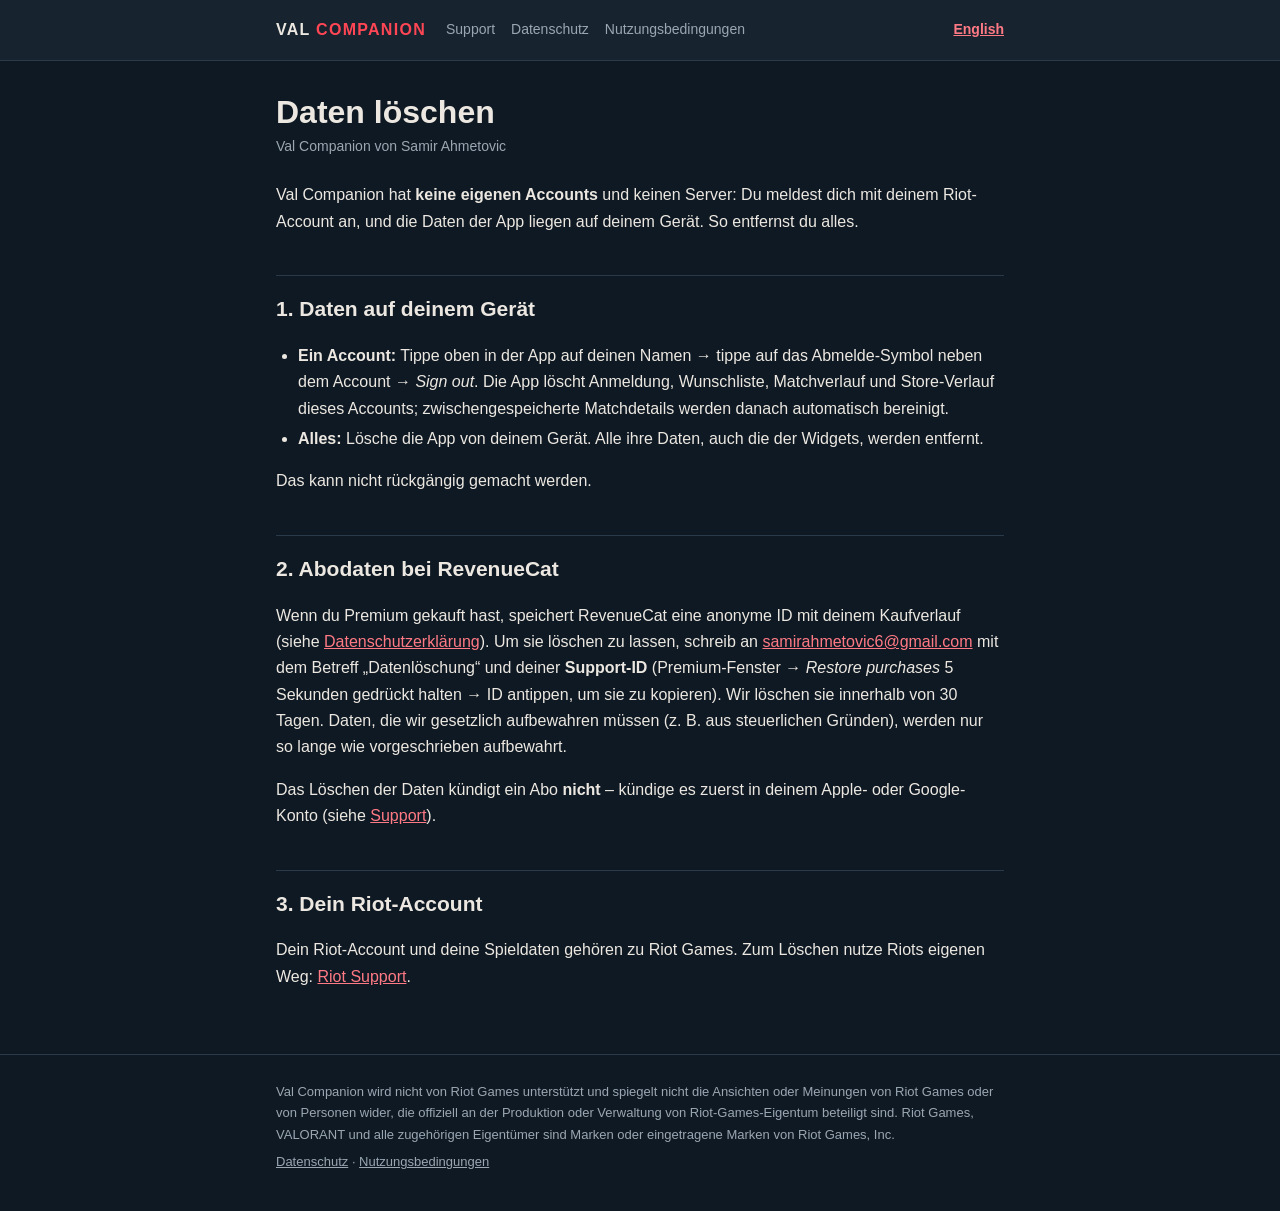
<file: de/daten-loeschen.html>
<!doctype html>
<html lang="de">
<head>
<meta charset="utf-8">
<meta name="viewport" content="width=device-width, initial-scale=1">
<title>Daten löschen – Val Companion</title>
<link rel="stylesheet" href="../style.css">
<link rel="alternate" hreflang="en" href="../delete-data.html">
</head>
<body>
<header><div class="bar">
  <a class="brand" href="./">Val <span>Companion</span></a>
  <nav>
    <a href="support.html">Support</a>
    <a href="datenschutz.html">Datenschutz</a>
    <a href="nutzungsbedingungen.html">Nutzungsbedingungen</a>
  </nav>
  <a class="lang" href="../delete-data.html" hreflang="en" lang="en">English</a>
</div></header>

<main>
<h1>Daten löschen</h1>
<p class="updated">Val Companion von Samir Ahmetovic</p>

<p>Val Companion hat <strong>keine eigenen Accounts</strong> und keinen Server: Du meldest dich mit deinem Riot-Account an, und die
Daten der App liegen auf deinem Gerät. So entfernst du alles.</p>

<h2>1. Daten auf deinem Gerät</h2>
<ul>
  <li><strong>Ein Account:</strong> Tippe oben in der App auf deinen Namen → tippe auf das Abmelde-Symbol neben dem Account → <em>Sign out</em>.
      Die App löscht Anmeldung, Wunschliste, Matchverlauf und Store-Verlauf dieses Accounts; zwischengespeicherte Matchdetails
      werden danach automatisch bereinigt.</li>
  <li><strong>Alles:</strong> Lösche die App von deinem Gerät. Alle ihre Daten, auch die der Widgets, werden entfernt.</li>
</ul>
<p>Das kann nicht rückgängig gemacht werden.</p>

<h2>2. Abodaten bei RevenueCat</h2>
<p>Wenn du Premium gekauft hast, speichert RevenueCat eine anonyme ID mit deinem Kaufverlauf (siehe
<a href="datenschutz.html">Datenschutzerklärung</a>). Um sie löschen zu lassen, schreib an
<a href="mailto:samirahmetovic6@gmail.com?subject=Val%20Companion%20Datenl%C3%B6schung">samirahmetovic6@gmail.com</a>
mit dem Betreff „Datenlöschung“ und deiner <strong>Support-ID</strong> (Premium-Fenster → <em>Restore purchases</em> 5 Sekunden
gedrückt halten → ID antippen, um sie zu kopieren). Wir löschen sie innerhalb von 30 Tagen. Daten, die wir gesetzlich aufbewahren müssen
(z. B. aus steuerlichen Gründen), werden nur so lange wie vorgeschrieben aufbewahrt.</p>
<p>Das Löschen der Daten kündigt ein Abo <strong>nicht</strong> – kündige es zuerst in deinem Apple- oder Google-Konto
(siehe <a href="support.html">Support</a>).</p>

<h2>3. Dein Riot-Account</h2>
<p>Dein Riot-Account und deine Spieldaten gehören zu Riot Games. Zum Löschen nutze Riots eigenen Weg:
<a href="https://support-valorant.riotgames.com/" rel="noopener">Riot Support</a>.</p>
</main>

<footer><div>
  <p>Val Companion wird nicht von Riot Games unterstützt und spiegelt nicht die Ansichten oder Meinungen von Riot Games oder von Personen wider, die offiziell an der Produktion oder Verwaltung von Riot-Games-Eigentum beteiligt sind. Riot Games, VALORANT und alle zugehörigen Eigentümer sind Marken oder eingetragene Marken von Riot Games, Inc.</p>
  <p><a href="datenschutz.html">Datenschutz</a> · <a href="nutzungsbedingungen.html">Nutzungsbedingungen</a></p>
</div></footer>
</body>
</html>
</file>
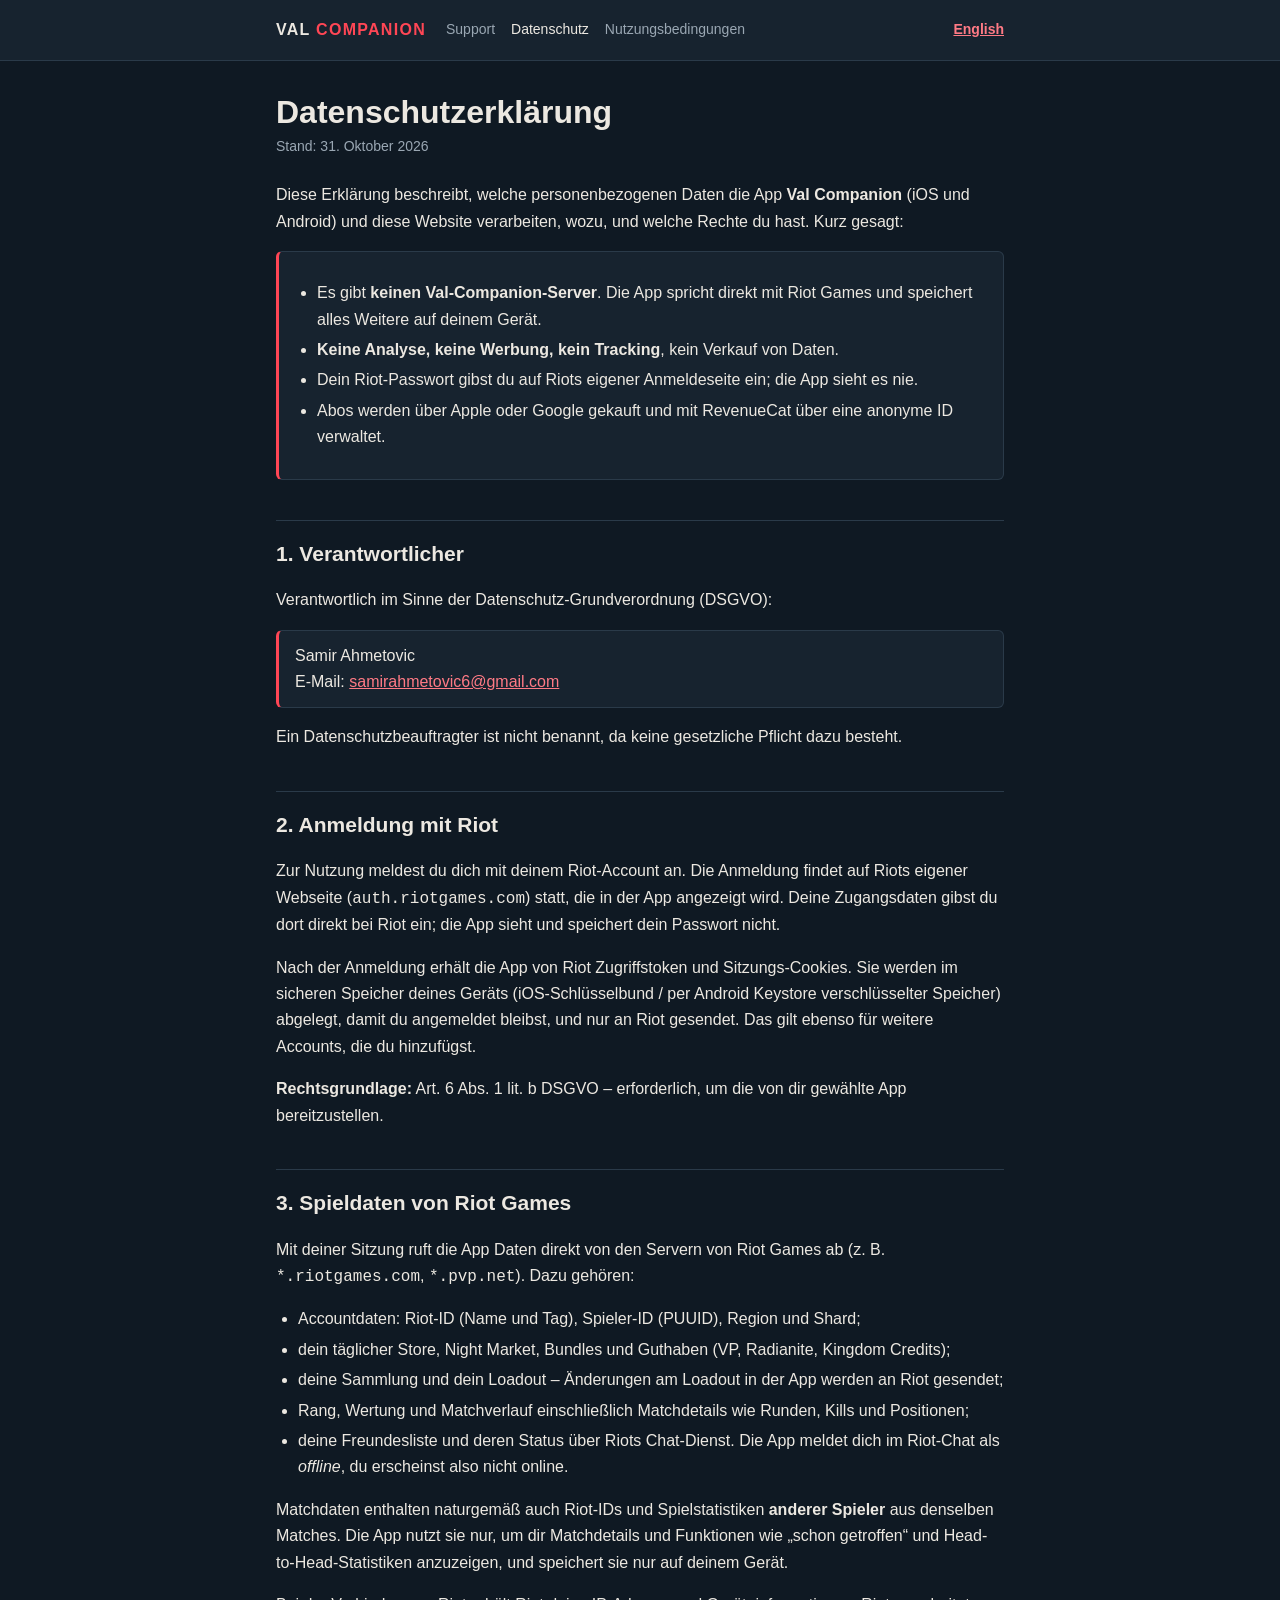
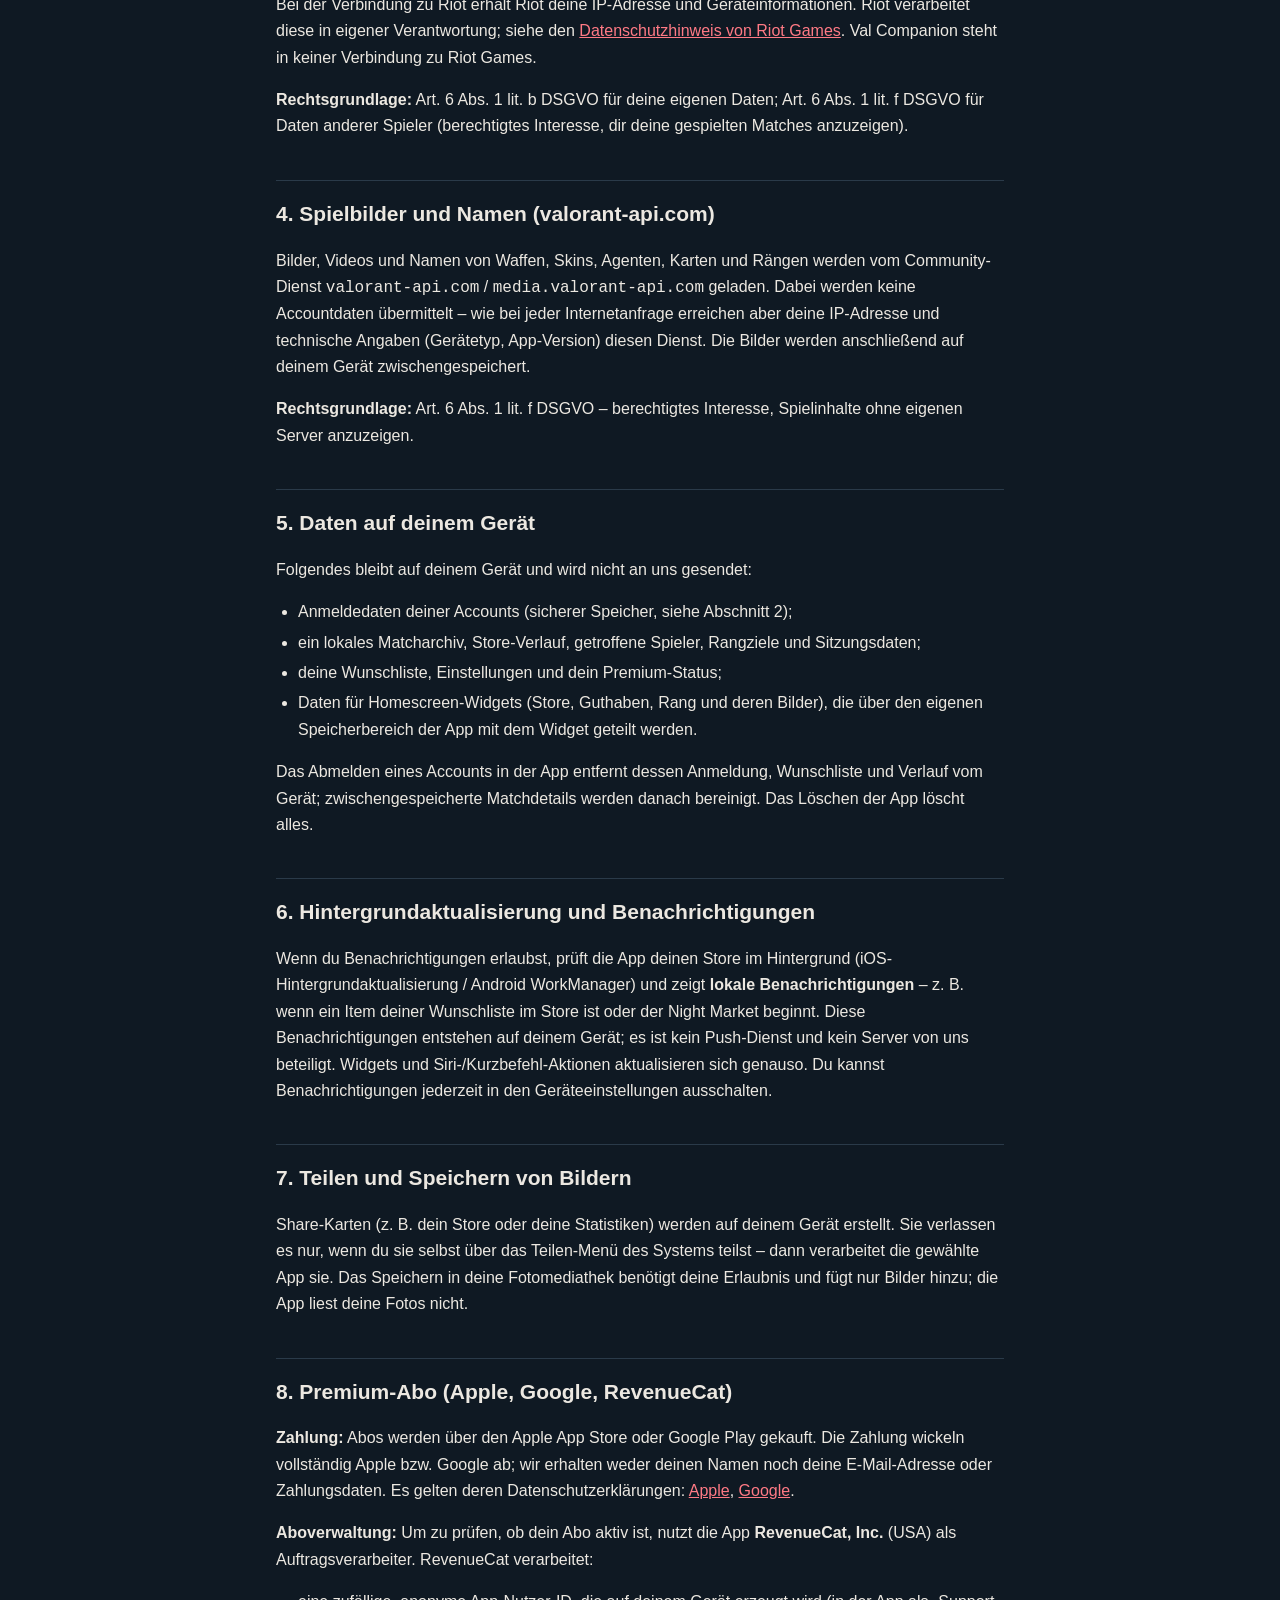
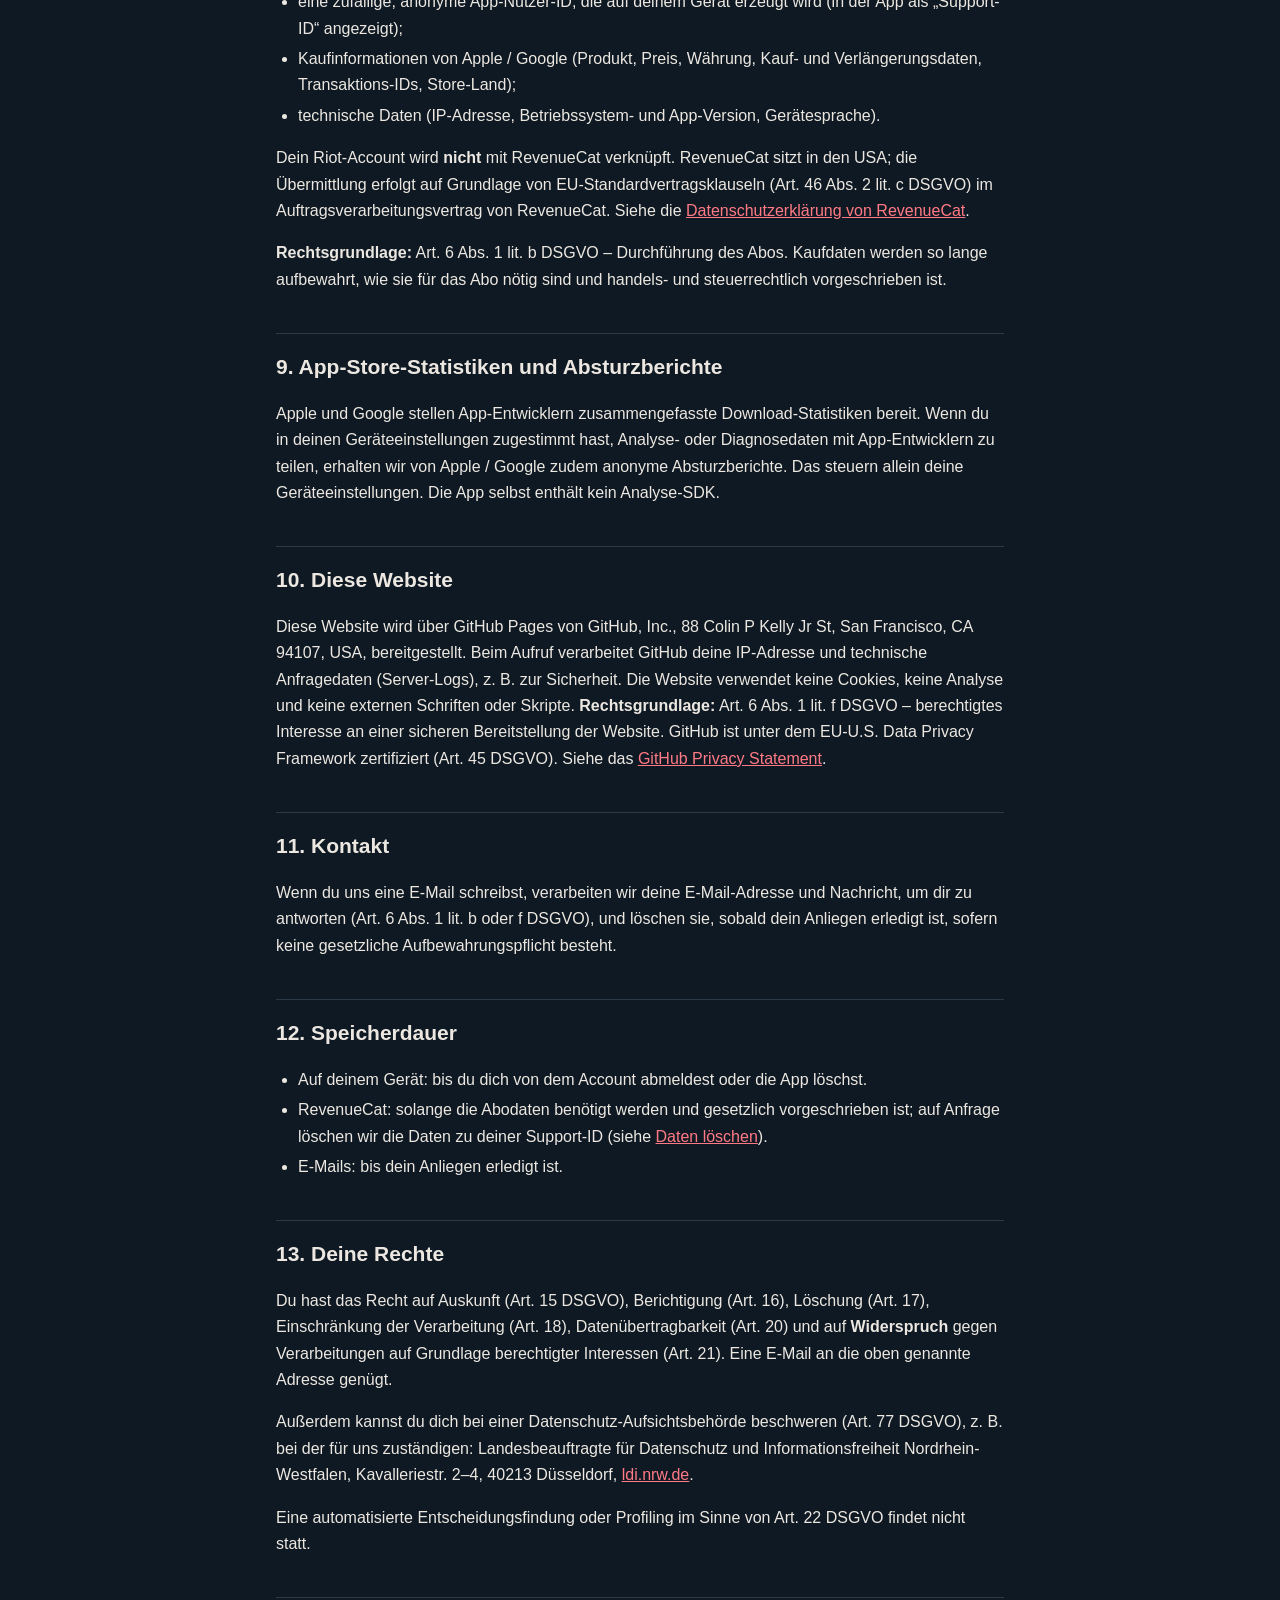
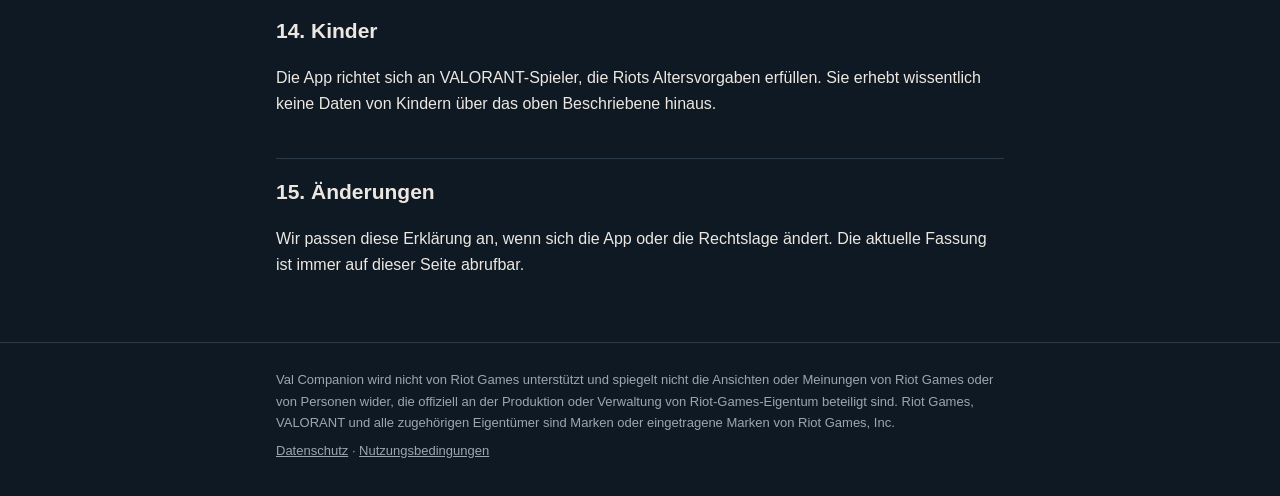
<file: de/datenschutz.html>
<!doctype html>
<html lang="de">
<head>
<meta charset="utf-8">
<meta name="viewport" content="width=device-width, initial-scale=1">
<title>Datenschutzerklärung – Val Companion</title>
<link rel="stylesheet" href="../style.css">
<link rel="alternate" hreflang="en" href="../privacy.html">
</head>
<body>
<header><div class="bar">
  <a class="brand" href="./">Val <span>Companion</span></a>
  <nav>
    <a href="support.html">Support</a>
    <a href="datenschutz.html" aria-current="page">Datenschutz</a>
    <a href="nutzungsbedingungen.html">Nutzungsbedingungen</a>
  </nav>
  <a class="lang" href="../privacy.html" hreflang="en" lang="en">English</a>
</div></header>

<main>
<h1>Datenschutzerklärung</h1>
<p class="updated">Stand: 31. Oktober 2026</p>

<p>Diese Erklärung beschreibt, welche personenbezogenen Daten die App <strong>Val Companion</strong> (iOS und Android)
und diese Website verarbeiten, wozu, und welche Rechte du hast. Kurz gesagt:</p>
<div class="box">
  <ul>
    <li>Es gibt <strong>keinen Val-Companion-Server</strong>. Die App spricht direkt mit Riot Games und speichert alles Weitere auf deinem Gerät.</li>
    <li><strong>Keine Analyse, keine Werbung, kein Tracking</strong>, kein Verkauf von Daten.</li>
    <li>Dein Riot-Passwort gibst du auf Riots eigener Anmeldeseite ein; die App sieht es nie.</li>
    <li>Abos werden über Apple oder Google gekauft und mit RevenueCat über eine anonyme ID verwaltet.</li>
  </ul>
</div>

<h2>1. Verantwortlicher</h2>
<p>Verantwortlich im Sinne der Datenschutz-Grundverordnung (DSGVO):</p>
<address>
  Samir Ahmetovic<br>
  E-Mail: <a href="mailto:samirahmetovic6@gmail.com">samirahmetovic6@gmail.com</a>
</address>
<p>Ein Datenschutzbeauftragter ist nicht benannt, da keine gesetzliche Pflicht dazu besteht.</p>

<h2>2. Anmeldung mit Riot</h2>
<p>Zur Nutzung meldest du dich mit deinem Riot-Account an. Die Anmeldung findet auf Riots eigener Webseite
(<code>auth.riotgames.com</code>) statt, die in der App angezeigt wird. Deine Zugangsdaten gibst du dort direkt bei Riot ein;
die App sieht und speichert dein Passwort nicht.</p>
<p>Nach der Anmeldung erhält die App von Riot Zugriffstoken und Sitzungs-Cookies. Sie werden im sicheren Speicher deines
Geräts (iOS-Schlüsselbund / per Android Keystore verschlüsselter Speicher) abgelegt, damit du angemeldet bleibst, und nur an
Riot gesendet. Das gilt ebenso für weitere Accounts, die du hinzufügst.</p>
<p><strong>Rechtsgrundlage:</strong> Art. 6 Abs. 1 lit. b DSGVO – erforderlich, um die von dir gewählte App bereitzustellen.</p>

<h2>3. Spieldaten von Riot Games</h2>
<p>Mit deiner Sitzung ruft die App Daten direkt von den Servern von Riot Games ab
(z. B. <code>*.riotgames.com</code>, <code>*.pvp.net</code>). Dazu gehören:</p>
<ul>
  <li>Accountdaten: Riot-ID (Name und Tag), Spieler-ID (PUUID), Region und Shard;</li>
  <li>dein täglicher Store, Night Market, Bundles und Guthaben (VP, Radianite, Kingdom Credits);</li>
  <li>deine Sammlung und dein Loadout – Änderungen am Loadout in der App werden an Riot gesendet;</li>
  <li>Rang, Wertung und Matchverlauf einschließlich Matchdetails wie Runden, Kills und Positionen;</li>
  <li>deine Freundesliste und deren Status über Riots Chat-Dienst. Die App meldet dich im Riot-Chat als
      <em>offline</em>, du erscheinst also nicht online.</li>
</ul>
<p>Matchdaten enthalten naturgemäß auch Riot-IDs und Spielstatistiken <strong>anderer Spieler</strong> aus denselben Matches.
Die App nutzt sie nur, um dir Matchdetails und Funktionen wie „schon getroffen“ und Head-to-Head-Statistiken anzuzeigen,
und speichert sie nur auf deinem Gerät.</p>
<p>Bei der Verbindung zu Riot erhält Riot deine IP-Adresse und Geräteinformationen. Riot verarbeitet diese in eigener
Verantwortung; siehe den <a href="https://www.riotgames.com/de/privacy-notice" rel="noopener">Datenschutzhinweis von Riot Games</a>.
Val Companion steht in keiner Verbindung zu Riot Games.</p>
<p><strong>Rechtsgrundlage:</strong> Art. 6 Abs. 1 lit. b DSGVO für deine eigenen Daten; Art. 6 Abs. 1 lit. f DSGVO für Daten
anderer Spieler (berechtigtes Interesse, dir deine gespielten Matches anzuzeigen).</p>

<h2>4. Spielbilder und Namen (valorant-api.com)</h2>
<p>Bilder, Videos und Namen von Waffen, Skins, Agenten, Karten und Rängen werden vom Community-Dienst
<code>valorant-api.com</code> / <code>media.valorant-api.com</code> geladen. Dabei werden keine Accountdaten übermittelt – wie bei
jeder Internetanfrage erreichen aber deine IP-Adresse und technische Angaben (Gerätetyp, App-Version) diesen Dienst.
Die Bilder werden anschließend auf deinem Gerät zwischengespeichert.</p>
<p><strong>Rechtsgrundlage:</strong> Art. 6 Abs. 1 lit. f DSGVO – berechtigtes Interesse, Spielinhalte ohne eigenen Server anzuzeigen.</p>

<h2>5. Daten auf deinem Gerät</h2>
<p>Folgendes bleibt auf deinem Gerät und wird nicht an uns gesendet:</p>
<ul>
  <li>Anmeldedaten deiner Accounts (sicherer Speicher, siehe Abschnitt 2);</li>
  <li>ein lokales Matcharchiv, Store-Verlauf, getroffene Spieler, Rangziele und Sitzungsdaten;</li>
  <li>deine Wunschliste, Einstellungen und dein Premium-Status;</li>
  <li>Daten für Homescreen-Widgets (Store, Guthaben, Rang und deren Bilder), die über den eigenen Speicherbereich der
      App mit dem Widget geteilt werden.</li>
</ul>
<p>Das Abmelden eines Accounts in der App entfernt dessen Anmeldung, Wunschliste und Verlauf vom Gerät; zwischengespeicherte Matchdetails werden danach bereinigt. Das Löschen der App löscht alles.</p>

<h2>6. Hintergrundaktualisierung und Benachrichtigungen</h2>
<p>Wenn du Benachrichtigungen erlaubst, prüft die App deinen Store im Hintergrund (iOS-Hintergrundaktualisierung /
Android WorkManager) und zeigt <strong>lokale Benachrichtigungen</strong> – z. B. wenn ein Item deiner Wunschliste im Store ist
oder der Night Market beginnt. Diese Benachrichtigungen entstehen auf deinem Gerät; es ist kein Push-Dienst und kein Server
von uns beteiligt. Widgets und Siri-/Kurzbefehl-Aktionen aktualisieren sich genauso. Du kannst Benachrichtigungen jederzeit in
den Geräteeinstellungen ausschalten.</p>

<h2>7. Teilen und Speichern von Bildern</h2>
<p>Share-Karten (z. B. dein Store oder deine Statistiken) werden auf deinem Gerät erstellt. Sie verlassen es nur, wenn du sie
selbst über das Teilen-Menü des Systems teilst – dann verarbeitet die gewählte App sie. Das Speichern in deine Fotomediathek
benötigt deine Erlaubnis und fügt nur Bilder hinzu; die App liest deine Fotos nicht.</p>

<h2>8. Premium-Abo (Apple, Google, RevenueCat)</h2>
<p><strong>Zahlung:</strong> Abos werden über den Apple App Store oder Google Play gekauft. Die Zahlung wickeln vollständig Apple
bzw. Google ab; wir erhalten weder deinen Namen noch deine E-Mail-Adresse oder Zahlungsdaten. Es gelten deren
Datenschutzerklärungen: <a href="https://www.apple.com/de/legal/privacy/" rel="noopener">Apple</a>,
<a href="https://policies.google.com/privacy?hl=de" rel="noopener">Google</a>.</p>
<p><strong>Aboverwaltung:</strong> Um zu prüfen, ob dein Abo aktiv ist, nutzt die App <strong>RevenueCat, Inc.</strong> (USA)
als Auftragsverarbeiter. RevenueCat verarbeitet:</p>
<ul>
  <li>eine zufällige, anonyme App-Nutzer-ID, die auf deinem Gerät erzeugt wird (in der App als „Support-ID“ angezeigt);</li>
  <li>Kaufinformationen von Apple / Google (Produkt, Preis, Währung, Kauf- und Verlängerungsdaten, Transaktions-IDs, Store-Land);</li>
  <li>technische Daten (IP-Adresse, Betriebssystem- und App-Version, Gerätesprache).</li>
</ul>
<p>Dein Riot-Account wird <strong>nicht</strong> mit RevenueCat verknüpft. RevenueCat sitzt in den USA; die Übermittlung erfolgt auf
Grundlage von EU-Standardvertragsklauseln (Art. 46 Abs. 2 lit. c DSGVO) im Auftragsverarbeitungsvertrag von RevenueCat. Siehe die
<a href="https://www.revenuecat.com/privacy" rel="noopener">Datenschutzerklärung von RevenueCat</a>.</p>
<p><strong>Rechtsgrundlage:</strong> Art. 6 Abs. 1 lit. b DSGVO – Durchführung des Abos. Kaufdaten werden so lange aufbewahrt,
wie sie für das Abo nötig sind und handels- und steuerrechtlich vorgeschrieben ist.</p>

<h2>9. App-Store-Statistiken und Absturzberichte</h2>
<p>Apple und Google stellen App-Entwicklern zusammengefasste Download-Statistiken bereit. Wenn du in deinen Geräteeinstellungen
zugestimmt hast, Analyse- oder Diagnosedaten mit App-Entwicklern zu teilen, erhalten wir von Apple / Google zudem anonyme
Absturzberichte. Das steuern allein deine Geräteeinstellungen. Die App selbst enthält kein Analyse-SDK.</p>

<h2>10. Diese Website</h2>
<p>Diese Website wird über GitHub Pages von GitHub, Inc., 88 Colin P Kelly Jr St, San Francisco, CA 94107, USA, bereitgestellt.
Beim Aufruf verarbeitet GitHub deine IP-Adresse und technische Anfragedaten (Server-Logs), z. B. zur Sicherheit.
Die Website verwendet keine Cookies, keine Analyse und keine externen Schriften oder Skripte.
<strong>Rechtsgrundlage:</strong> Art. 6 Abs. 1 lit. f DSGVO – berechtigtes Interesse an einer sicheren Bereitstellung der Website.
GitHub ist unter dem EU-U.S. Data Privacy Framework zertifiziert (Art. 45 DSGVO). Siehe das
<a href="https://docs.github.com/de/site-policy/privacy-policies/github-general-privacy-statement" rel="noopener">GitHub Privacy Statement</a>.</p>

<h2>11. Kontakt</h2>
<p>Wenn du uns eine E-Mail schreibst, verarbeiten wir deine E-Mail-Adresse und Nachricht, um dir zu antworten
(Art. 6 Abs. 1 lit. b oder f DSGVO), und löschen sie, sobald dein Anliegen erledigt ist, sofern keine gesetzliche
Aufbewahrungspflicht besteht.</p>

<h2>12. Speicherdauer</h2>
<ul>
  <li>Auf deinem Gerät: bis du dich von dem Account abmeldest oder die App löschst.</li>
  <li>RevenueCat: solange die Abodaten benötigt werden und gesetzlich vorgeschrieben ist; auf Anfrage löschen wir die Daten
      zu deiner Support-ID (siehe <a href="daten-loeschen.html">Daten löschen</a>).</li>
  <li>E-Mails: bis dein Anliegen erledigt ist.</li>
</ul>

<h2>13. Deine Rechte</h2>
<p>Du hast das Recht auf Auskunft (Art. 15 DSGVO), Berichtigung (Art. 16), Löschung (Art. 17), Einschränkung der Verarbeitung
(Art. 18), Datenübertragbarkeit (Art. 20) und auf <strong>Widerspruch</strong> gegen Verarbeitungen auf Grundlage berechtigter
Interessen (Art. 21). Eine E-Mail an die oben genannte Adresse genügt.</p>
<p>Außerdem kannst du dich bei einer Datenschutz-Aufsichtsbehörde beschweren (Art. 77 DSGVO), z. B. bei der für uns zuständigen:
Landesbeauftragte für Datenschutz und Informationsfreiheit Nordrhein-Westfalen, Kavalleriestr. 2–4, 40213 Düsseldorf,
<a href="https://www.ldi.nrw.de" rel="noopener">ldi.nrw.de</a>.</p>
<p>Eine automatisierte Entscheidungsfindung oder Profiling im Sinne von Art. 22 DSGVO findet nicht statt.</p>

<h2>14. Kinder</h2>
<p>Die App richtet sich an VALORANT-Spieler, die Riots Altersvorgaben erfüllen. Sie erhebt wissentlich keine Daten von Kindern
über das oben Beschriebene hinaus.</p>

<h2>15. Änderungen</h2>
<p>Wir passen diese Erklärung an, wenn sich die App oder die Rechtslage ändert. Die aktuelle Fassung ist immer auf dieser Seite abrufbar.</p>
</main>

<footer><div>
  <p>Val Companion wird nicht von Riot Games unterstützt und spiegelt nicht die Ansichten oder Meinungen von Riot Games oder von Personen wider, die offiziell an der Produktion oder Verwaltung von Riot-Games-Eigentum beteiligt sind. Riot Games, VALORANT und alle zugehörigen Eigentümer sind Marken oder eingetragene Marken von Riot Games, Inc.</p>
  <p><a href="datenschutz.html">Datenschutz</a> · <a href="nutzungsbedingungen.html">Nutzungsbedingungen</a></p>
</div></footer>
</body>
</html>
</file>
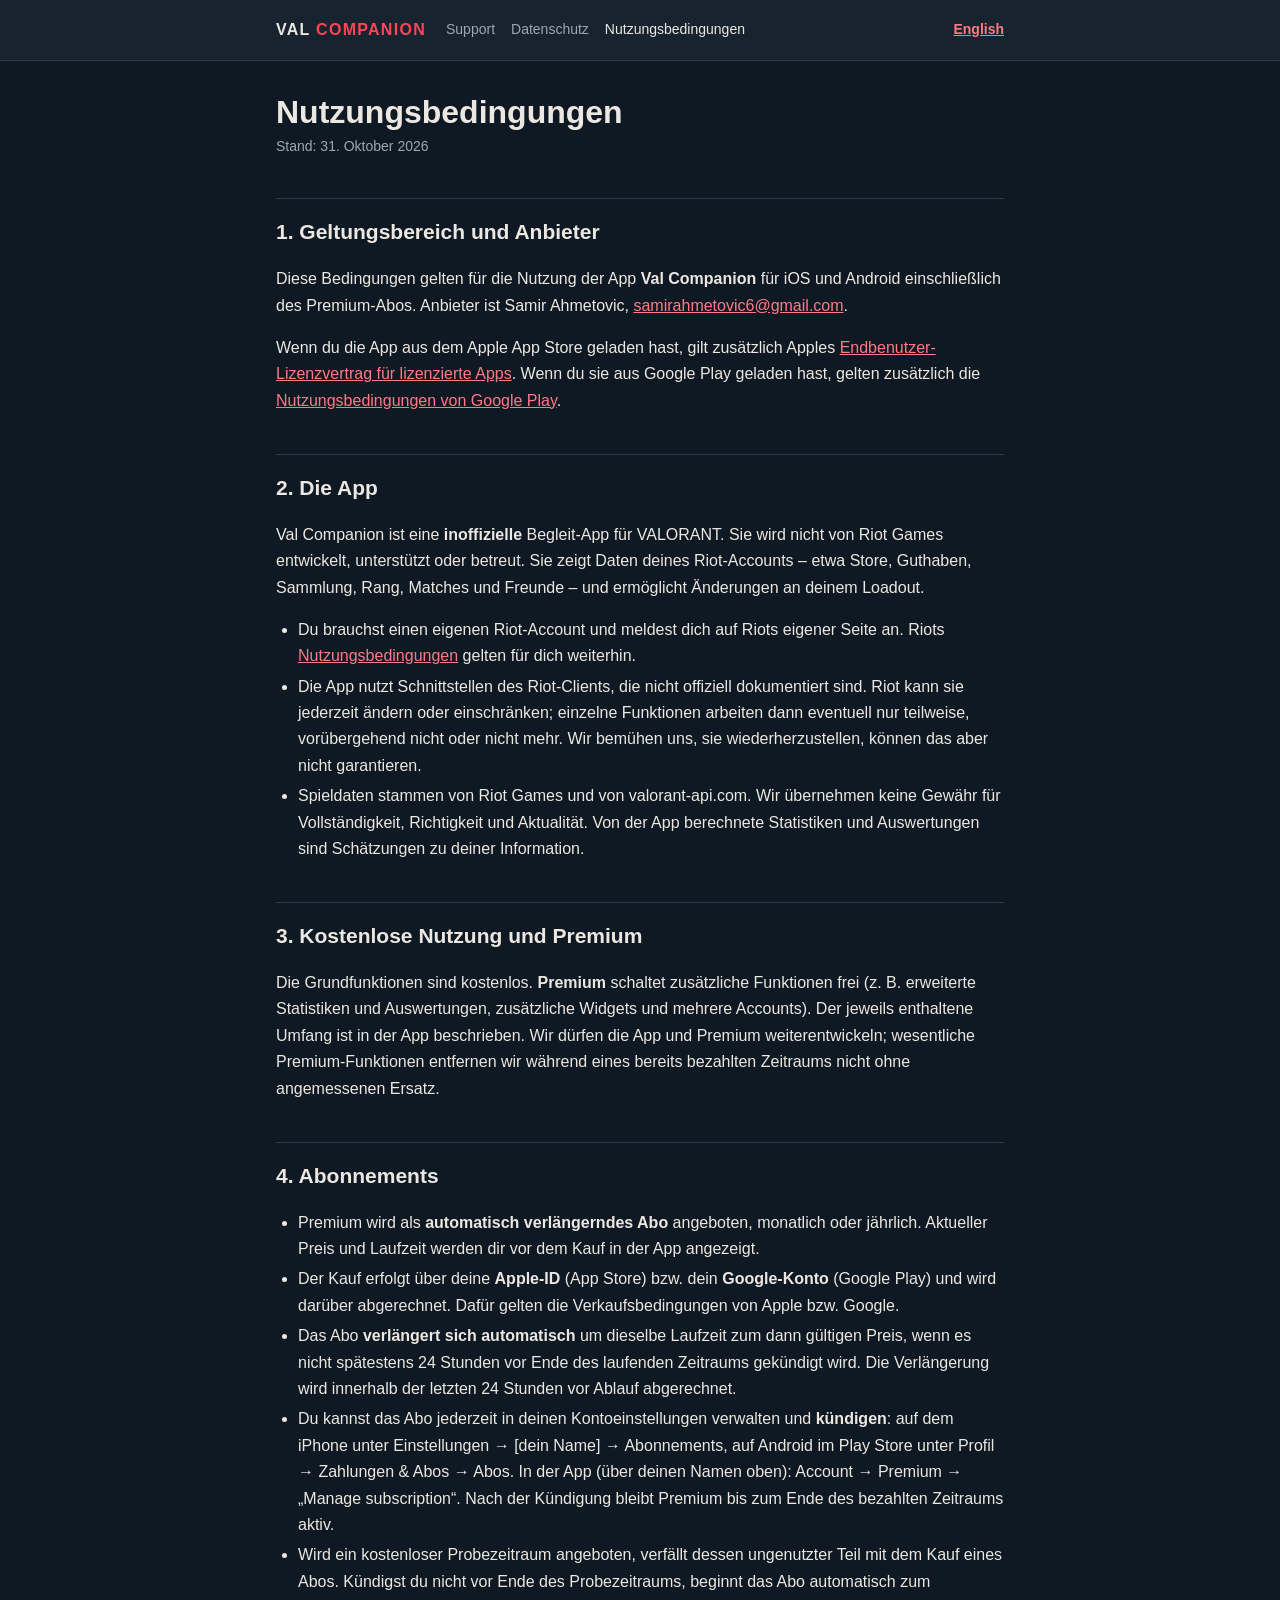
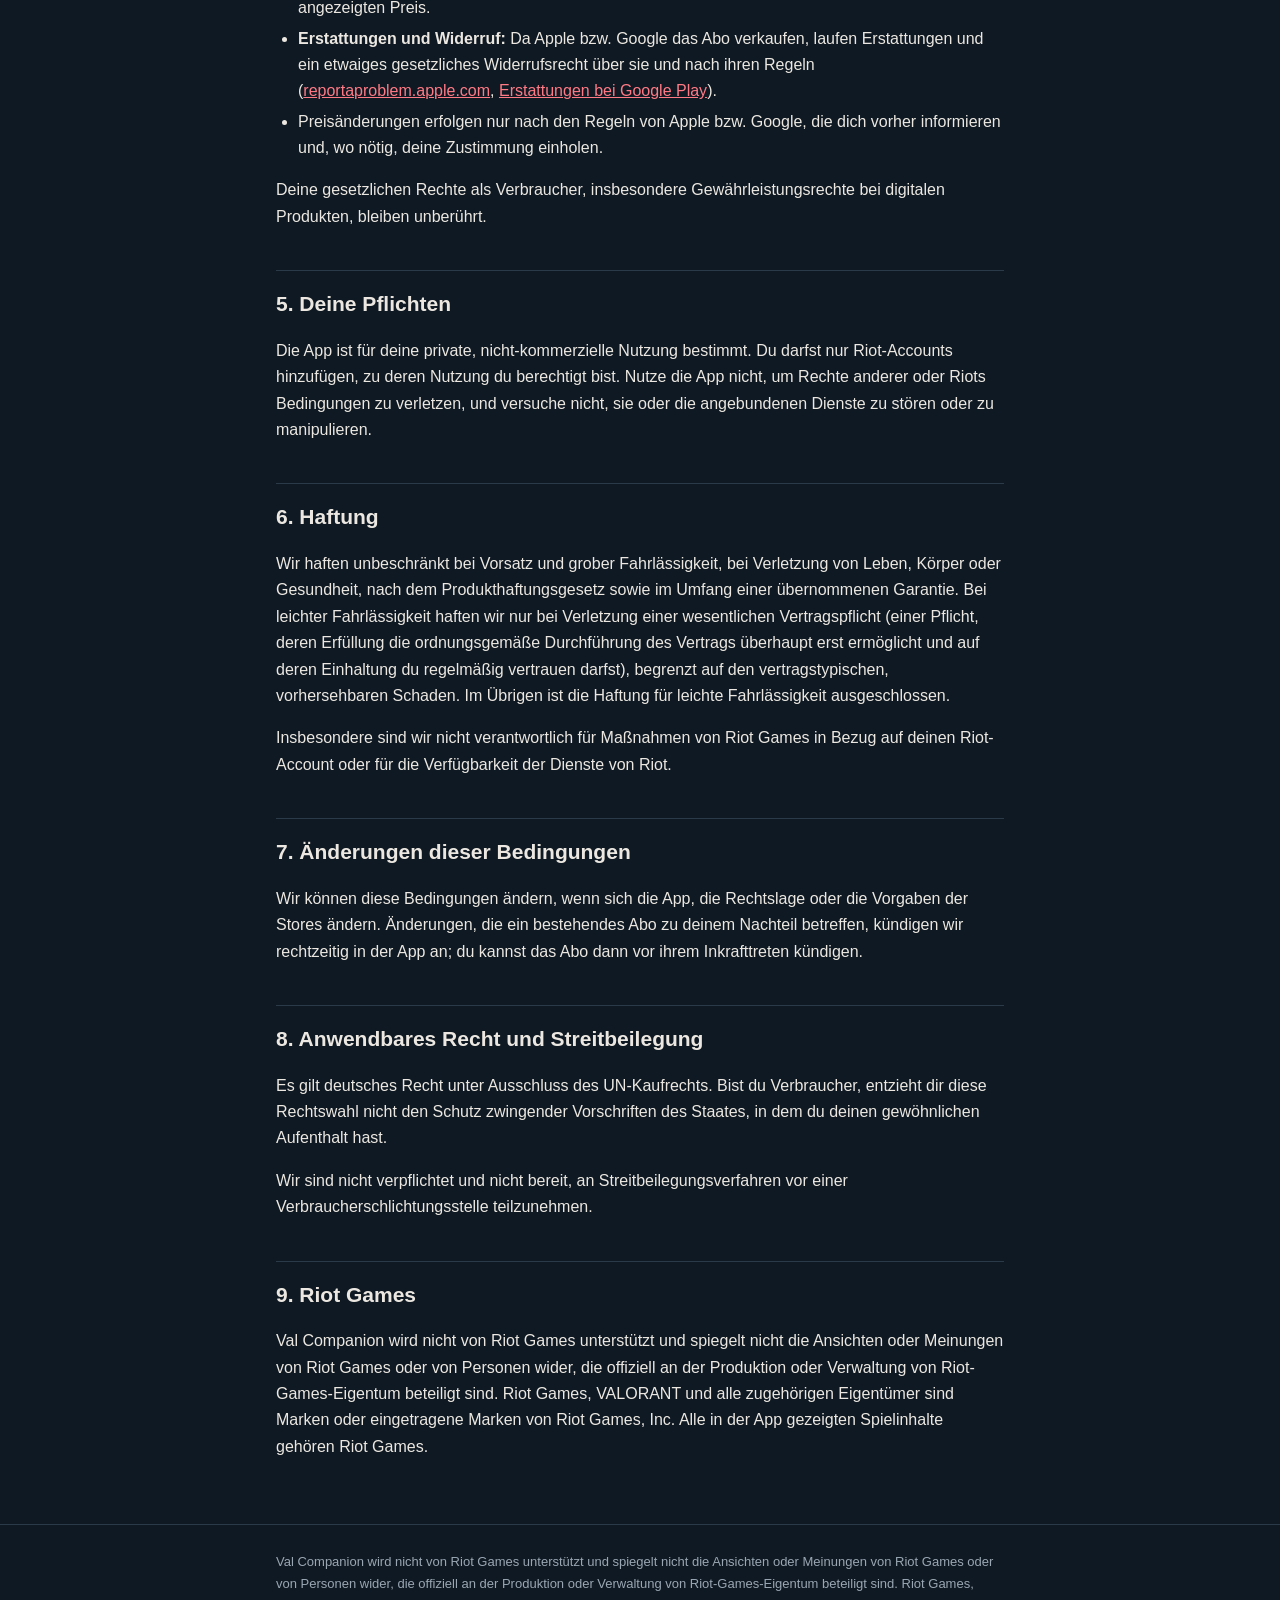
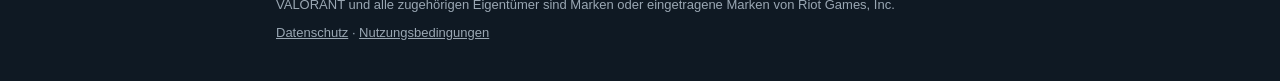
<file: de/nutzungsbedingungen.html>
<!doctype html>
<html lang="de">
<head>
<meta charset="utf-8">
<meta name="viewport" content="width=device-width, initial-scale=1">
<title>Nutzungsbedingungen – Val Companion</title>
<link rel="stylesheet" href="../style.css">
<link rel="alternate" hreflang="en" href="../terms.html">
</head>
<body>
<header><div class="bar">
  <a class="brand" href="./">Val <span>Companion</span></a>
  <nav>
    <a href="support.html">Support</a>
    <a href="datenschutz.html">Datenschutz</a>
    <a href="nutzungsbedingungen.html" aria-current="page">Nutzungsbedingungen</a>
  </nav>
  <a class="lang" href="../terms.html" hreflang="en" lang="en">English</a>
</div></header>

<main>
<h1>Nutzungsbedingungen</h1>
<p class="updated">Stand: 31. Oktober 2026</p>

<h2>1. Geltungsbereich und Anbieter</h2>
<p>Diese Bedingungen gelten für die Nutzung der App <strong>Val Companion</strong> für iOS und Android einschließlich des
Premium-Abos. Anbieter ist Samir Ahmetovic, <a href="mailto:samirahmetovic6@gmail.com">samirahmetovic6@gmail.com</a>.</p>
<p>Wenn du die App aus dem Apple App Store geladen hast, gilt zusätzlich Apples
<a href="https://www.apple.com/legal/internet-services/itunes/dev/stdeula/" rel="noopener">Endbenutzer-Lizenzvertrag für lizenzierte Apps</a>.
Wenn du sie aus Google Play geladen hast, gelten zusätzlich die
<a href="https://play.google.com/about/play-terms/" rel="noopener">Nutzungsbedingungen von Google Play</a>.</p>

<h2>2. Die App</h2>
<p>Val Companion ist eine <strong>inoffizielle</strong> Begleit-App für VALORANT. Sie wird nicht von Riot Games entwickelt,
unterstützt oder betreut. Sie zeigt Daten deines Riot-Accounts – etwa Store, Guthaben, Sammlung, Rang, Matches und Freunde –
und ermöglicht Änderungen an deinem Loadout.</p>
<ul>
  <li>Du brauchst einen eigenen Riot-Account und meldest dich auf Riots eigener Seite an. Riots
      <a href="https://www.riotgames.com/de/terms-of-service-DE" rel="noopener">Nutzungsbedingungen</a> gelten für dich weiterhin.</li>
  <li>Die App nutzt Schnittstellen des Riot-Clients, die nicht offiziell dokumentiert sind. Riot kann sie jederzeit ändern oder
      einschränken; einzelne Funktionen arbeiten dann eventuell nur teilweise, vorübergehend nicht oder nicht mehr. Wir bemühen uns,
      sie wiederherzustellen, können das aber nicht garantieren.</li>
  <li>Spieldaten stammen von Riot Games und von valorant-api.com. Wir übernehmen keine Gewähr für Vollständigkeit, Richtigkeit
      und Aktualität. Von der App berechnete Statistiken und Auswertungen sind Schätzungen zu deiner Information.</li>
</ul>

<h2>3. Kostenlose Nutzung und Premium</h2>
<p>Die Grundfunktionen sind kostenlos. <strong>Premium</strong> schaltet zusätzliche Funktionen frei (z. B. erweiterte Statistiken
und Auswertungen, zusätzliche Widgets und mehrere Accounts). Der jeweils enthaltene Umfang ist in der App beschrieben. Wir dürfen
die App und Premium weiterentwickeln; wesentliche Premium-Funktionen entfernen wir während eines bereits bezahlten Zeitraums nicht
ohne angemessenen Ersatz.</p>

<h2>4. Abonnements</h2>
<ul>
  <li>Premium wird als <strong>automatisch verlängerndes Abo</strong> angeboten, monatlich oder jährlich. Aktueller Preis und
      Laufzeit werden dir vor dem Kauf in der App angezeigt.</li>
  <li>Der Kauf erfolgt über deine <strong>Apple-ID</strong> (App Store) bzw. dein <strong>Google-Konto</strong> (Google Play) und wird
      darüber abgerechnet. Dafür gelten die Verkaufsbedingungen von Apple bzw. Google.</li>
  <li>Das Abo <strong>verlängert sich automatisch</strong> um dieselbe Laufzeit zum dann gültigen Preis, wenn es nicht spätestens
      24 Stunden vor Ende des laufenden Zeitraums gekündigt wird. Die Verlängerung wird innerhalb der letzten 24 Stunden vor Ablauf
      abgerechnet.</li>
  <li>Du kannst das Abo jederzeit in deinen Kontoeinstellungen verwalten und <strong>kündigen</strong>: auf dem iPhone unter
      Einstellungen → [dein Name] → Abonnements, auf Android im Play Store unter Profil → Zahlungen &amp; Abos → Abos. In der App (über deinen Namen oben):
      Account → Premium → „Manage subscription“. Nach der Kündigung bleibt Premium bis zum Ende des bezahlten Zeitraums aktiv.</li>
  <li>Wird ein kostenloser Probezeitraum angeboten, verfällt dessen ungenutzter Teil mit dem Kauf eines Abos. Kündigst du nicht vor
      Ende des Probezeitraums, beginnt das Abo automatisch zum angezeigten Preis.</li>
  <li><strong>Erstattungen und Widerruf:</strong> Da Apple bzw. Google das Abo verkaufen, laufen Erstattungen und ein etwaiges
      gesetzliches Widerrufsrecht über sie und nach ihren Regeln
      (<a href="https://reportaproblem.apple.com" rel="noopener">reportaproblem.apple.com</a>,
      <a href="https://support.google.com/googleplay/answer/2479637?hl=de" rel="noopener">Erstattungen bei Google Play</a>).</li>
  <li>Preisänderungen erfolgen nur nach den Regeln von Apple bzw. Google, die dich vorher informieren und, wo nötig, deine
      Zustimmung einholen.</li>
</ul>
<p>Deine gesetzlichen Rechte als Verbraucher, insbesondere Gewährleistungsrechte bei digitalen Produkten, bleiben unberührt.</p>

<h2>5. Deine Pflichten</h2>
<p>Die App ist für deine private, nicht-kommerzielle Nutzung bestimmt. Du darfst nur Riot-Accounts hinzufügen, zu deren Nutzung du
berechtigt bist. Nutze die App nicht, um Rechte anderer oder Riots Bedingungen zu verletzen, und versuche nicht, sie oder die
angebundenen Dienste zu stören oder zu manipulieren.</p>

<h2>6. Haftung</h2>
<p>Wir haften unbeschränkt bei Vorsatz und grober Fahrlässigkeit, bei Verletzung von Leben, Körper oder Gesundheit, nach dem
Produkthaftungsgesetz sowie im Umfang einer übernommenen Garantie. Bei leichter Fahrlässigkeit haften wir nur bei Verletzung einer
wesentlichen Vertragspflicht (einer Pflicht, deren Erfüllung die ordnungsgemäße Durchführung des Vertrags überhaupt erst ermöglicht
und auf deren Einhaltung du regelmäßig vertrauen darfst), begrenzt auf den vertragstypischen, vorhersehbaren Schaden. Im Übrigen ist
die Haftung für leichte Fahrlässigkeit ausgeschlossen.</p>
<p>Insbesondere sind wir nicht verantwortlich für Maßnahmen von Riot Games in Bezug auf deinen Riot-Account oder für die
Verfügbarkeit der Dienste von Riot.</p>

<h2>7. Änderungen dieser Bedingungen</h2>
<p>Wir können diese Bedingungen ändern, wenn sich die App, die Rechtslage oder die Vorgaben der Stores ändern. Änderungen, die ein
bestehendes Abo zu deinem Nachteil betreffen, kündigen wir rechtzeitig in der App an; du kannst das Abo dann vor ihrem Inkrafttreten
kündigen.</p>

<h2>8. Anwendbares Recht und Streitbeilegung</h2>
<p>Es gilt deutsches Recht unter Ausschluss des UN-Kaufrechts. Bist du Verbraucher, entzieht dir diese Rechtswahl nicht den Schutz
zwingender Vorschriften des Staates, in dem du deinen gewöhnlichen Aufenthalt hast.</p>
<p>Wir sind nicht verpflichtet und nicht bereit, an Streitbeilegungsverfahren vor einer Verbraucherschlichtungsstelle teilzunehmen.</p>

<h2>9. Riot Games</h2>
<p>Val Companion wird nicht von Riot Games unterstützt und spiegelt nicht die Ansichten oder Meinungen von Riot Games oder von
Personen wider, die offiziell an der Produktion oder Verwaltung von Riot-Games-Eigentum beteiligt sind. Riot Games, VALORANT und alle
zugehörigen Eigentümer sind Marken oder eingetragene Marken von Riot Games, Inc. Alle in der App gezeigten Spielinhalte gehören Riot Games.</p>
</main>

<footer><div>
  <p>Val Companion wird nicht von Riot Games unterstützt und spiegelt nicht die Ansichten oder Meinungen von Riot Games oder von Personen wider, die offiziell an der Produktion oder Verwaltung von Riot-Games-Eigentum beteiligt sind. Riot Games, VALORANT und alle zugehörigen Eigentümer sind Marken oder eingetragene Marken von Riot Games, Inc.</p>
  <p><a href="datenschutz.html">Datenschutz</a> · <a href="nutzungsbedingungen.html">Nutzungsbedingungen</a></p>
</div></footer>
</body>
</html>
</file>
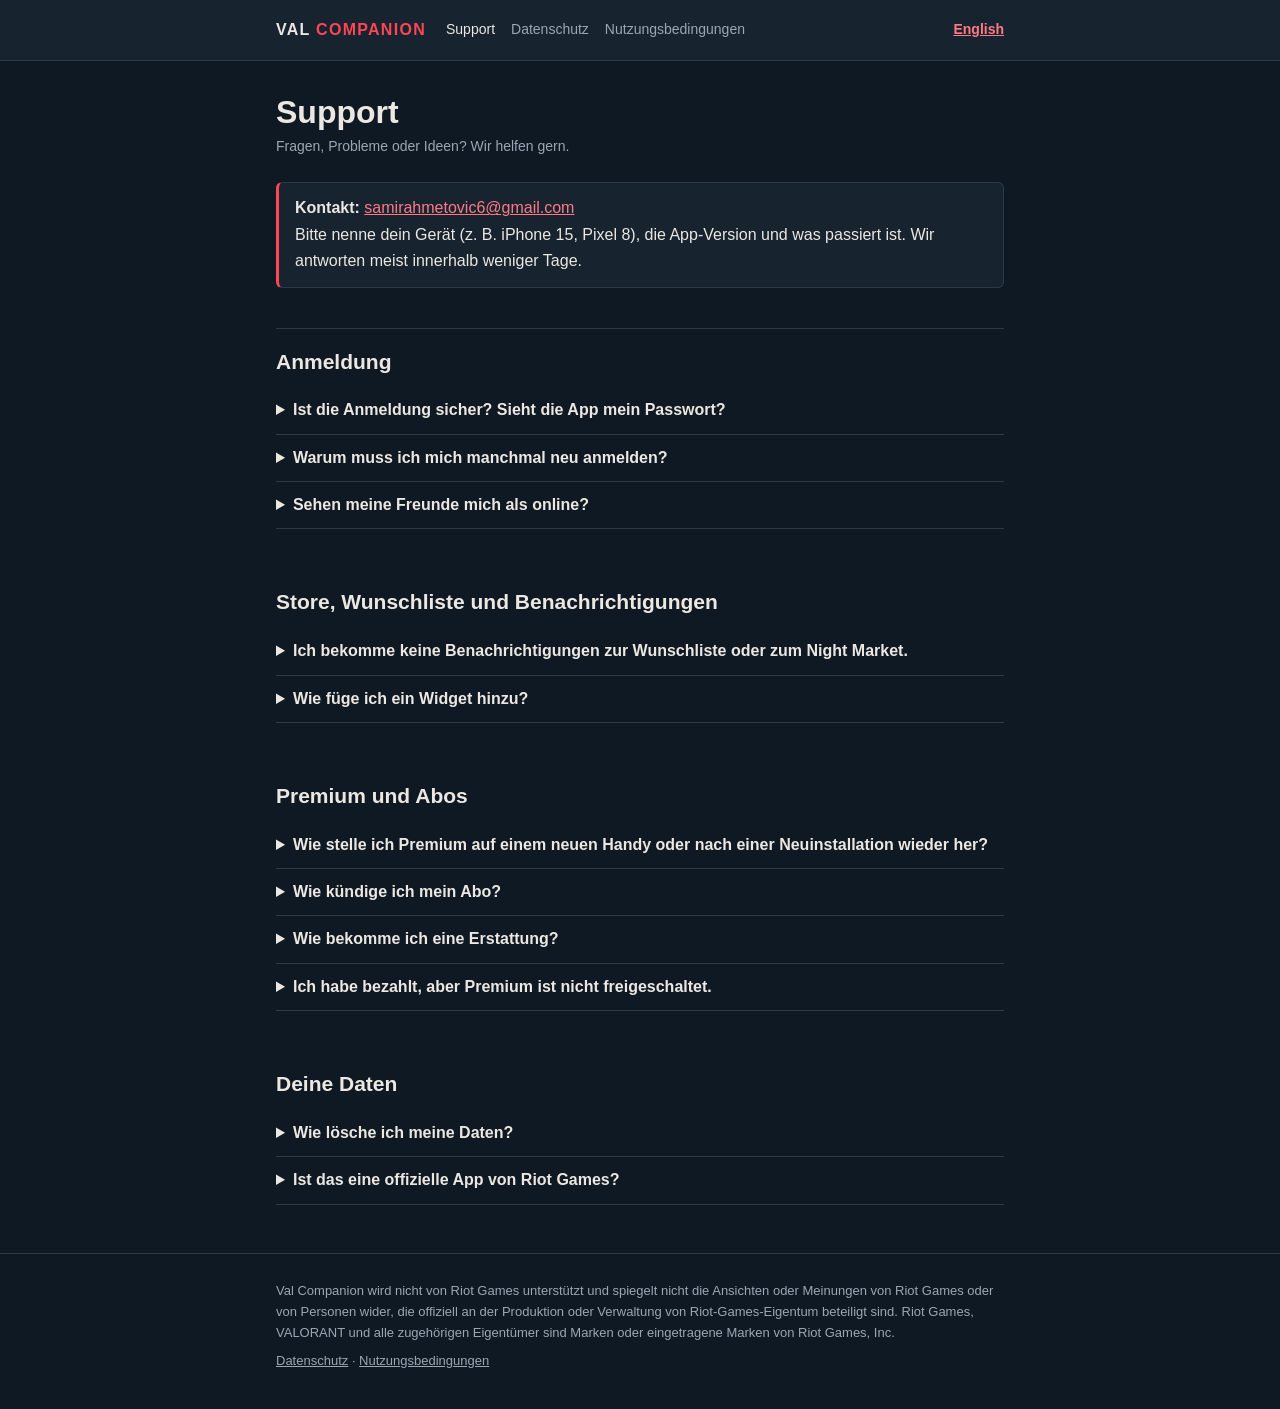
<file: de/support.html>
<!doctype html>
<html lang="de">
<head>
<meta charset="utf-8">
<meta name="viewport" content="width=device-width, initial-scale=1">
<title>Support – Val Companion</title>
<link rel="stylesheet" href="../style.css">
<link rel="alternate" hreflang="en" href="../support.html">
</head>
<body>
<header><div class="bar">
  <a class="brand" href="./">Val <span>Companion</span></a>
  <nav>
    <a href="support.html" aria-current="page">Support</a>
    <a href="datenschutz.html">Datenschutz</a>
    <a href="nutzungsbedingungen.html">Nutzungsbedingungen</a>
  </nav>
  <a class="lang" href="../support.html" hreflang="en" lang="en">English</a>
</div></header>

<main>
<h1>Support</h1>
<p class="updated">Fragen, Probleme oder Ideen? Wir helfen gern.</p>

<div class="box">
  <strong>Kontakt:</strong> <a href="mailto:samirahmetovic6@gmail.com?subject=Val%20Companion%20Support">samirahmetovic6@gmail.com</a><br>
  Bitte nenne dein Gerät (z. B. iPhone 15, Pixel 8), die App-Version und was passiert ist. Wir antworten meist innerhalb weniger Tage.
</div>

<h2>Anmeldung</h2>
<details>
  <summary>Ist die Anmeldung sicher? Sieht die App mein Passwort?</summary>
  <p>Du meldest dich in der App auf Riots eigener Seite (auth.riotgames.com) an. Dein Passwort geht direkt an Riot – die App sieht
  und speichert es nie. Sie behält nur die Sitzung, die Riot ihr gibt, im sicheren Speicher deines Geräts.</p>
</details>
<details>
  <summary>Warum muss ich mich manchmal neu anmelden?</summary>
  <p>Riot beendet Sitzungen gelegentlich, z. B. nach einer Passwortänderung, einer längeren Pause oder einer Sicherheitsprüfung. Die App
  bittet dich dann um eine neue Anmeldung; Wunschliste und Verlauf bleiben erhalten.</p>
</details>
<details>
  <summary>Sehen meine Freunde mich als online?</summary>
  <p>Nein. Die App liest deine Freundesliste, meldet dich im Riot-Chat aber als offline.</p>
</details>

<h2>Store, Wunschliste und Benachrichtigungen</h2>
<details>
  <summary>Ich bekomme keine Benachrichtigungen zur Wunschliste oder zum Night Market.</summary>
  <p>Erlaube Benachrichtigungen für Val Companion in den Geräteeinstellungen. Auf dem iPhone zusätzlich die Hintergrundaktualisierung
  einschalten (Einstellungen → Allgemein → Hintergrundaktualisierung). Auf Android die Akkunutzung der App auf „Nicht eingeschränkt“
  stellen. Wann Hintergrundprüfungen laufen, entscheidet das System – eine Benachrichtigung kann also etwas nach dem Store-Reset kommen.
  Beim Öffnen der App wird immer sofort geprüft.</p>
</details>
<details>
  <summary>Wie füge ich ein Widget hinzu?</summary>
  <p>iPhone: Homescreen gedrückt halten → Bearbeiten → Widget hinzufügen → Val Companion. Android: Homescreen gedrückt halten → Widgets →
  Val Companion. Öffne die App nach der Anmeldung einmal, damit das Widget seine Daten bekommt.</p>
</details>

<h2>Premium und Abos</h2>
<details>
  <summary>Wie stelle ich Premium auf einem neuen Handy oder nach einer Neuinstallation wieder her?</summary>
  <p>Melde dich mit derselben Apple-ID bzw. demselben Google-Konto an, mit dem du gekauft hast, und tippe in der App oben auf deinen
  Namen → Premium → <em>Restore purchases</em>.</p>
</details>
<details>
  <summary>Wie kündige ich mein Abo?</summary>
  <p>iPhone: Einstellungen → [dein Name] → Abonnements → Val Companion. Android: Play Store → Profil → Zahlungen &amp; Abos → Abos.
  Oder in der App: dein Name → Premium → <em>Manage subscription</em>. Premium bleibt bis zum Ende des bezahlten Zeitraums aktiv.
  Das Löschen der App kündigt ein Abo <strong>nicht</strong>.</p>
</details>
<details>
  <summary>Wie bekomme ich eine Erstattung?</summary>
  <p>Käufe laufen über Apple und Google, daher wird eine Erstattung dort beantragt:
  <a href="https://reportaproblem.apple.com" rel="noopener">reportaproblem.apple.com</a> (App Store) oder
  <a href="https://support.google.com/googleplay/answer/2479637?hl=de" rel="noopener">Erstattungen bei Google Play</a>.
  Selbst können wir keine Erstattungen vornehmen.</p>
</details>
<details>
  <summary>Ich habe bezahlt, aber Premium ist nicht freigeschaltet.</summary>
  <p>Versuche zuerst <em>Restore purchases</em> (dein Name → Premium). Hilft das nicht, schick uns deine <strong>Support-ID</strong>:
  Halte im Premium-Fenster <em>Restore purchases</em> 5 Sekunden gedrückt, bis die Support-ID erscheint, und tippe sie an, um sie zu
  kopieren. Die Support-ID ist eine anonyme Nummer – sie enthält keine persönlichen Daten und keine Riot-Accountdaten.</p>
</details>

<h2>Deine Daten</h2>
<details>
  <summary>Wie lösche ich meine Daten?</summary>
  <p>Siehe <a href="daten-loeschen.html">Daten löschen</a>. Kurz: Melde dich in der App von dem Account ab oder lösche die App.</p>
</details>
<details>
  <summary>Ist das eine offizielle App von Riot Games?</summary>
  <p>Nein. Val Companion ist eine inoffizielle Fan-App und wird nicht von Riot Games unterstützt.</p>
</details>
</main>

<footer><div>
  <p>Val Companion wird nicht von Riot Games unterstützt und spiegelt nicht die Ansichten oder Meinungen von Riot Games oder von Personen wider, die offiziell an der Produktion oder Verwaltung von Riot-Games-Eigentum beteiligt sind. Riot Games, VALORANT und alle zugehörigen Eigentümer sind Marken oder eingetragene Marken von Riot Games, Inc.</p>
  <p><a href="datenschutz.html">Datenschutz</a> · <a href="nutzungsbedingungen.html">Nutzungsbedingungen</a></p>
</div></footer>
</body>
</html>
</file>
<file: style.css>
/* Val Companion – legal & support pages. System fonts only: no requests to
   font services, so visitors' IP addresses go nowhere but GitHub Pages. */

:root {
  --bg: #0f1923;
  --surface: #17232f;
  --line: #2a3a49;
  --text: #ece8e1;
  --muted: #9aa7b3;
  --red: #ff4655;
  --link: #ff7a85;
  color-scheme: dark;
}

* { box-sizing: border-box; }

body {
  margin: 0;
  background: var(--bg);
  color: var(--text);
  font: 16px/1.65 -apple-system, BlinkMacSystemFont, "Segoe UI", Roboto, Helvetica, Arial, sans-serif;
  -webkit-text-size-adjust: 100%;
}

a { color: var(--link); }
a:hover { color: var(--red); }

header {
  border-bottom: 1px solid var(--line);
  background: var(--surface);
}

.bar, main, footer > div {
  max-width: 760px;
  margin: 0 auto;
  padding: 0 16px;
}

.bar {
  display: flex;
  flex-wrap: wrap;
  align-items: center;
  gap: 8px 20px;
  min-height: 60px;
}

.brand {
  color: var(--text);
  text-decoration: none;
  font-weight: 800;
  letter-spacing: .08em;
  text-transform: uppercase;
}
.brand span { color: var(--red); }

nav { display: flex; flex-wrap: wrap; gap: 4px 16px; flex: 1; }
nav a { color: var(--muted); text-decoration: none; font-size: 14px; }
nav a:hover, nav a[aria-current] { color: var(--text); }
.lang { font-size: 14px; font-weight: 600; }

main { padding-top: 32px; padding-bottom: 48px; }

h1 { font-size: 32px; line-height: 1.2; margin: 0 0 4px; }
h2 { font-size: 21px; margin: 40px 0 8px; padding-top: 16px; border-top: 1px solid var(--line); }
h3 { font-size: 17px; margin: 24px 0 4px; }
.updated { color: var(--muted); margin: 0 0 24px; font-size: 14px; }

ul { padding-left: 22px; }
li { margin: 4px 0; }

address, .box {
  font-style: normal;
  background: var(--surface);
  border: 1px solid var(--line);
  border-left: 3px solid var(--red);
  border-radius: 6px;
  padding: 12px 16px;
  margin: 12px 0;
}

.cards { display: grid; grid-template-columns: repeat(auto-fill, minmax(200px, 1fr)); gap: 12px; margin: 24px 0; }
.cards a {
  display: block;
  padding: 16px;
  background: var(--surface);
  border: 1px solid var(--line);
  border-radius: 8px;
  color: var(--text);
  text-decoration: none;
}
.cards a:hover { border-color: var(--red); }
.cards strong { display: block; margin-bottom: 4px; }
.cards small { color: var(--muted); }

details { border-bottom: 1px solid var(--line); padding: 10px 0; }
summary { cursor: pointer; font-weight: 600; }
details > :not(summary) { margin: 8px 0 0; }

footer { border-top: 1px solid var(--line); color: var(--muted); font-size: 13px; padding: 20px 0 32px; }
footer p { margin: 6px 0; }
footer a { color: var(--muted); }

/* the FAQ list already ends with a line */
details + h2 { border-top: 0; }
</file>
